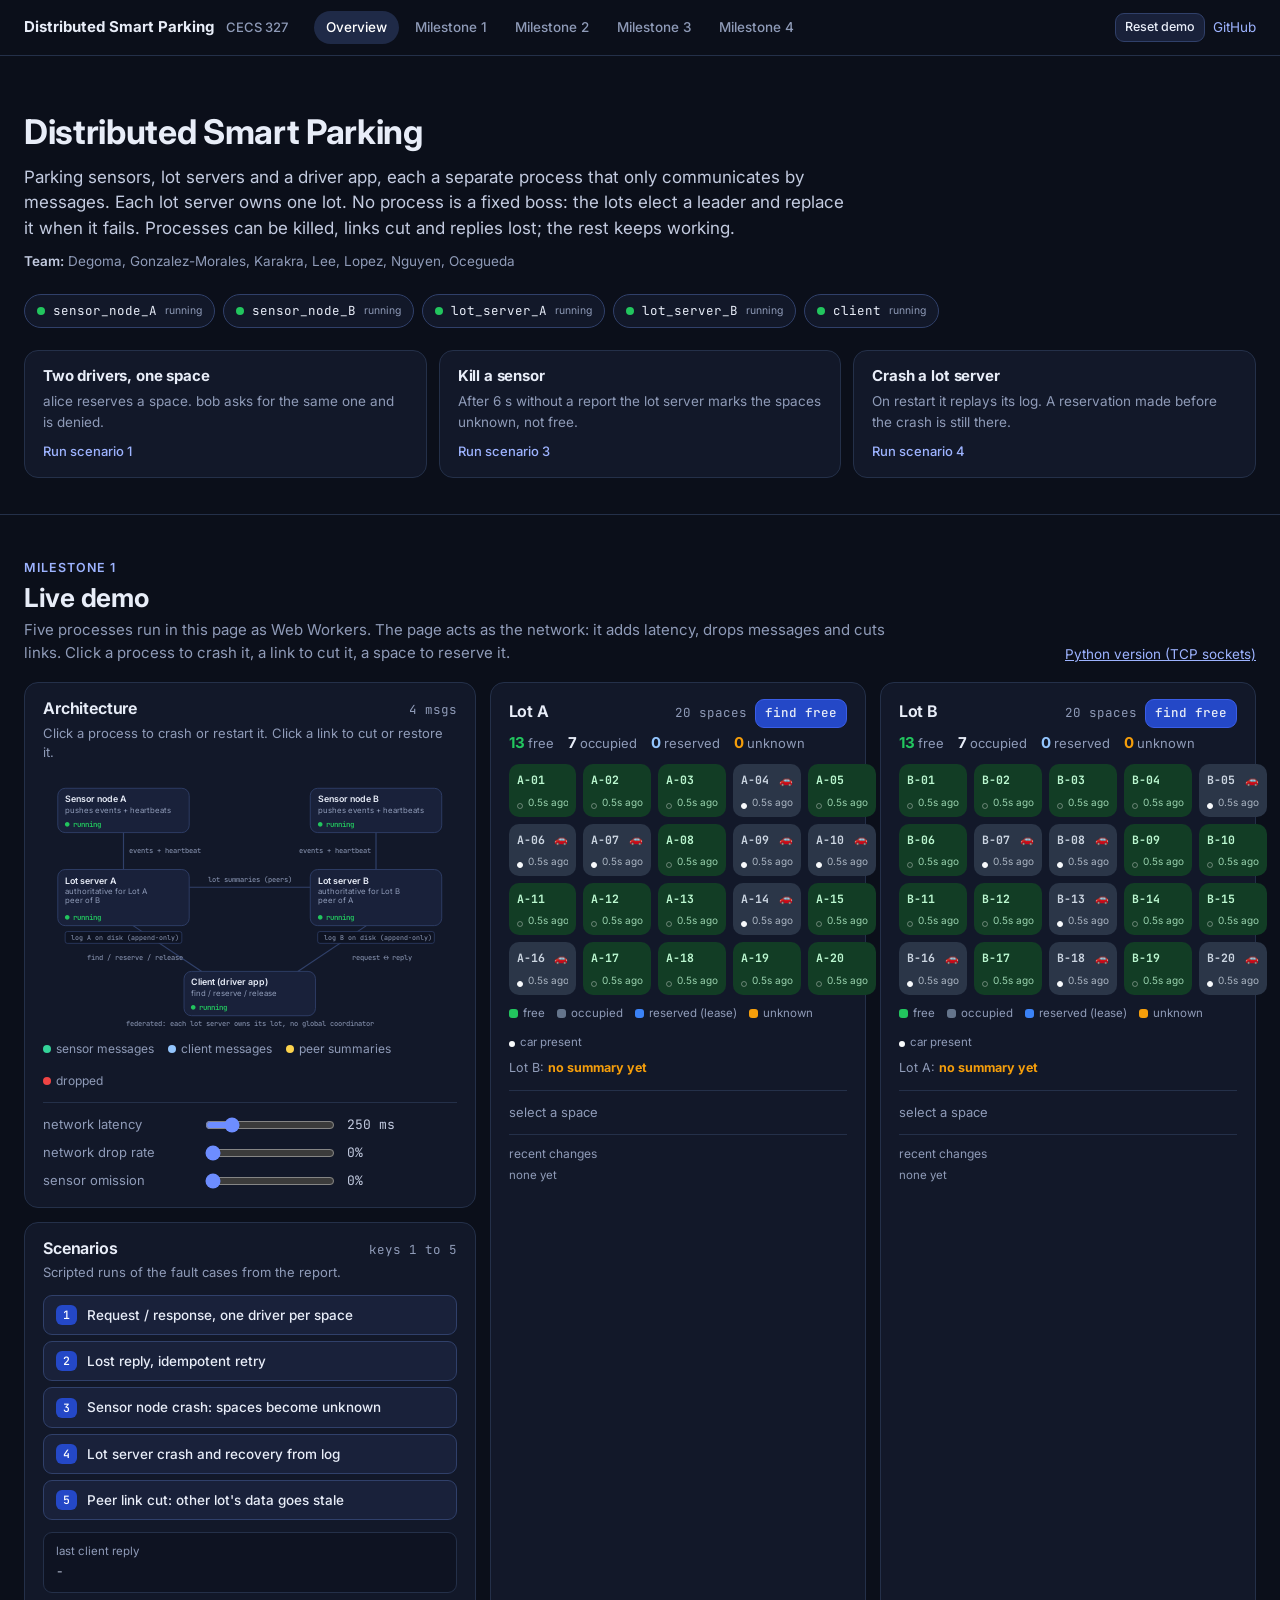
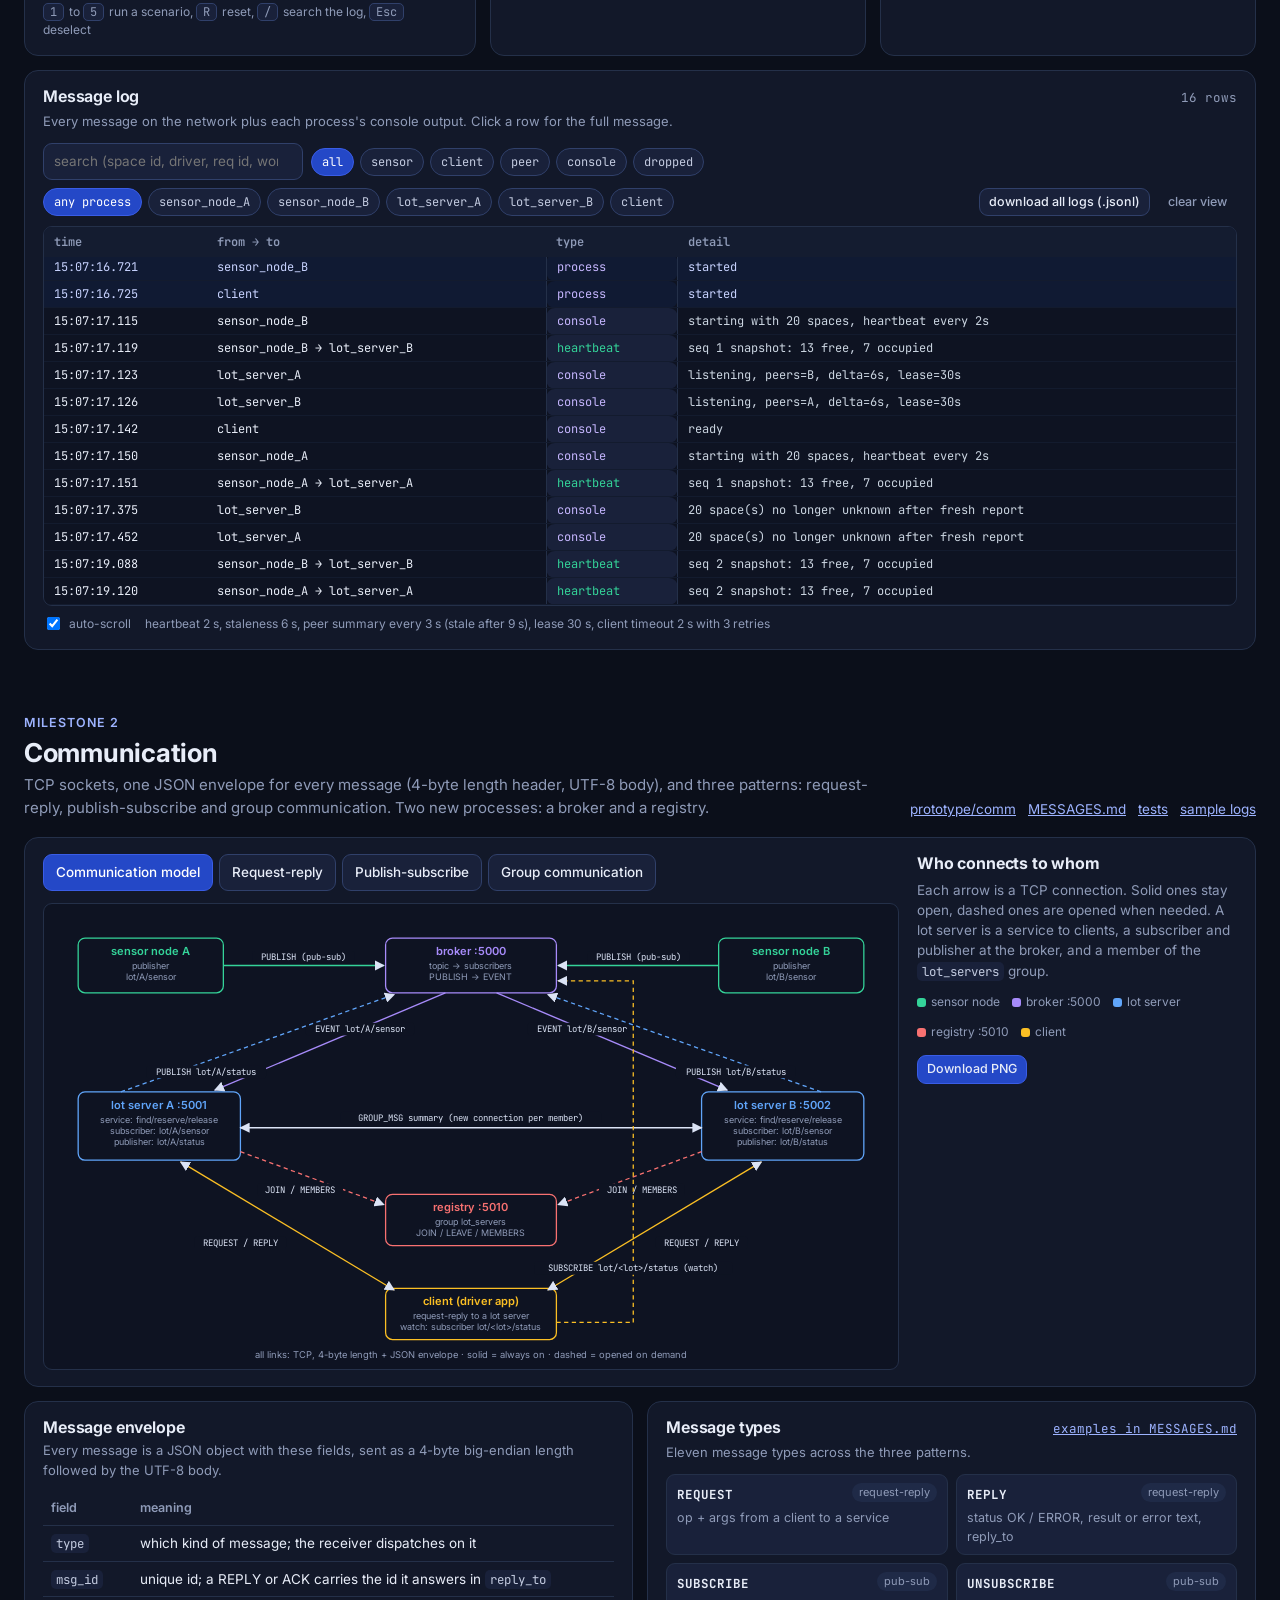
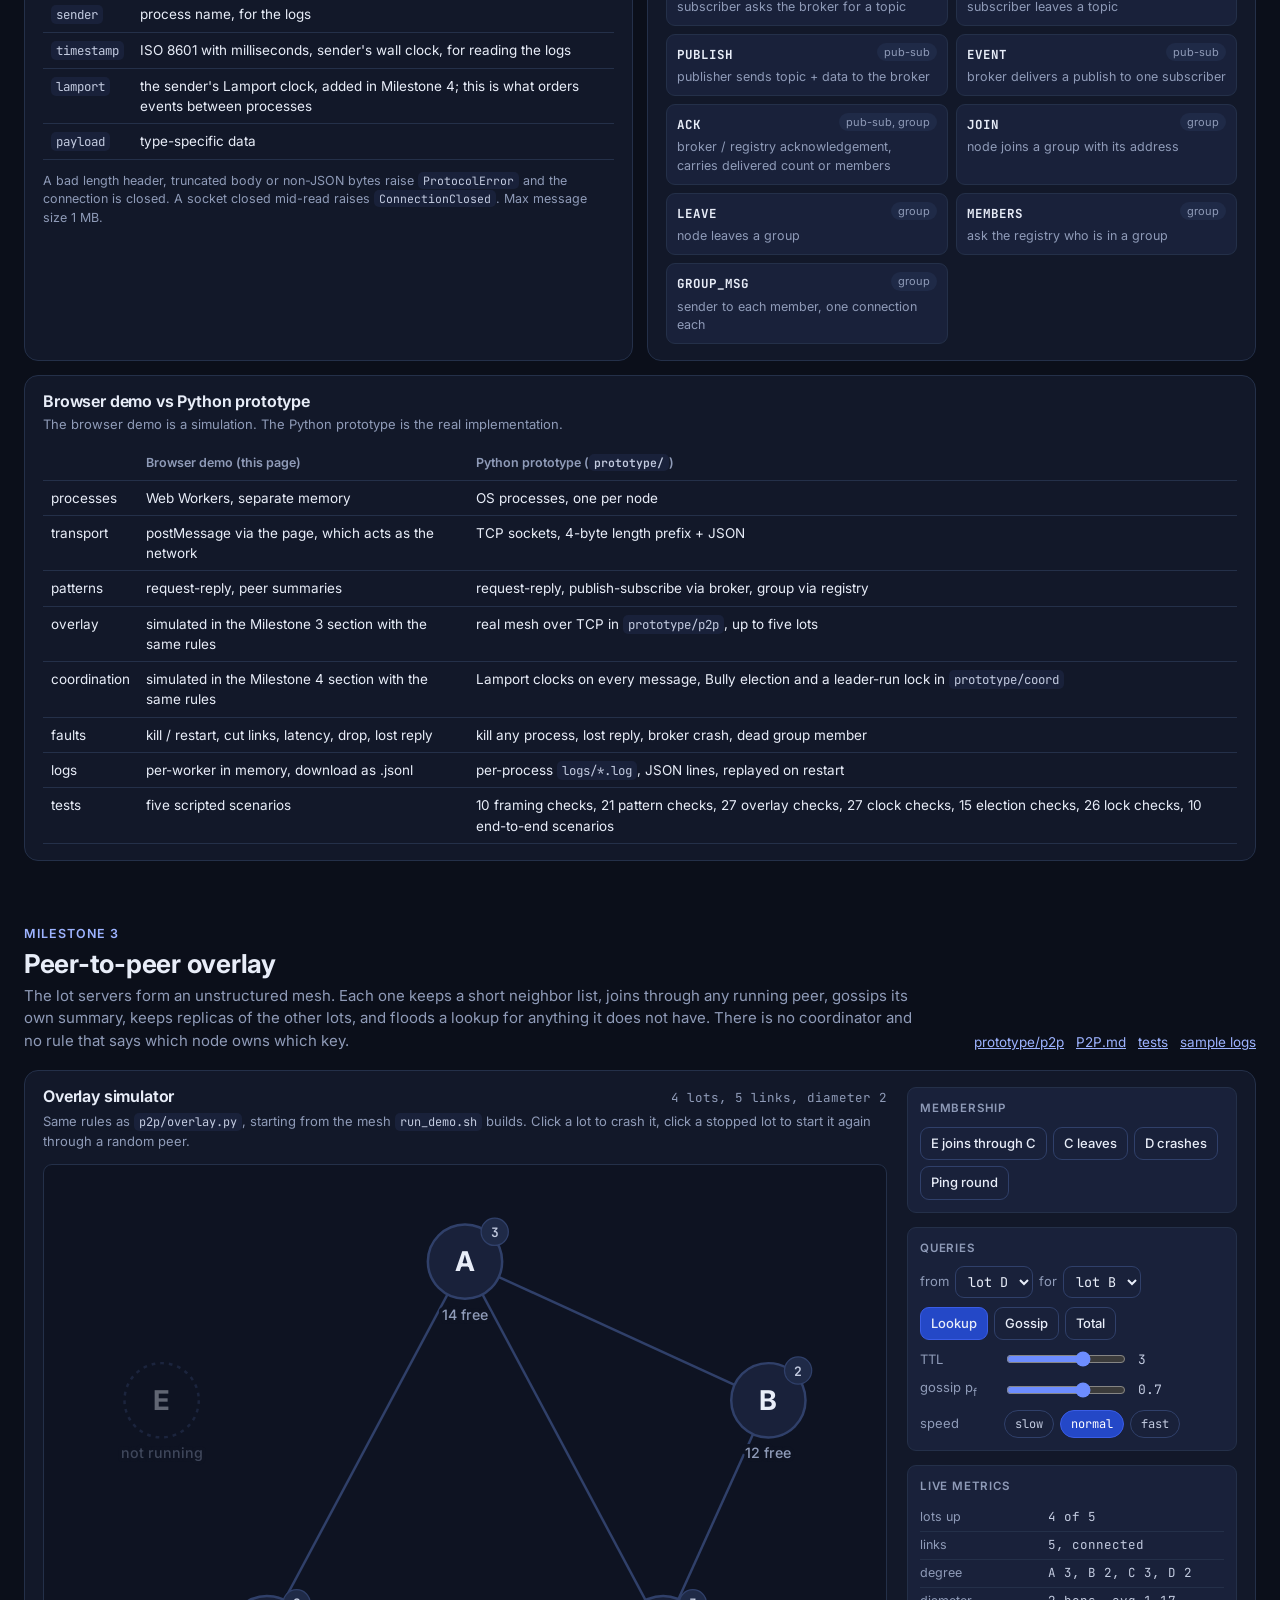
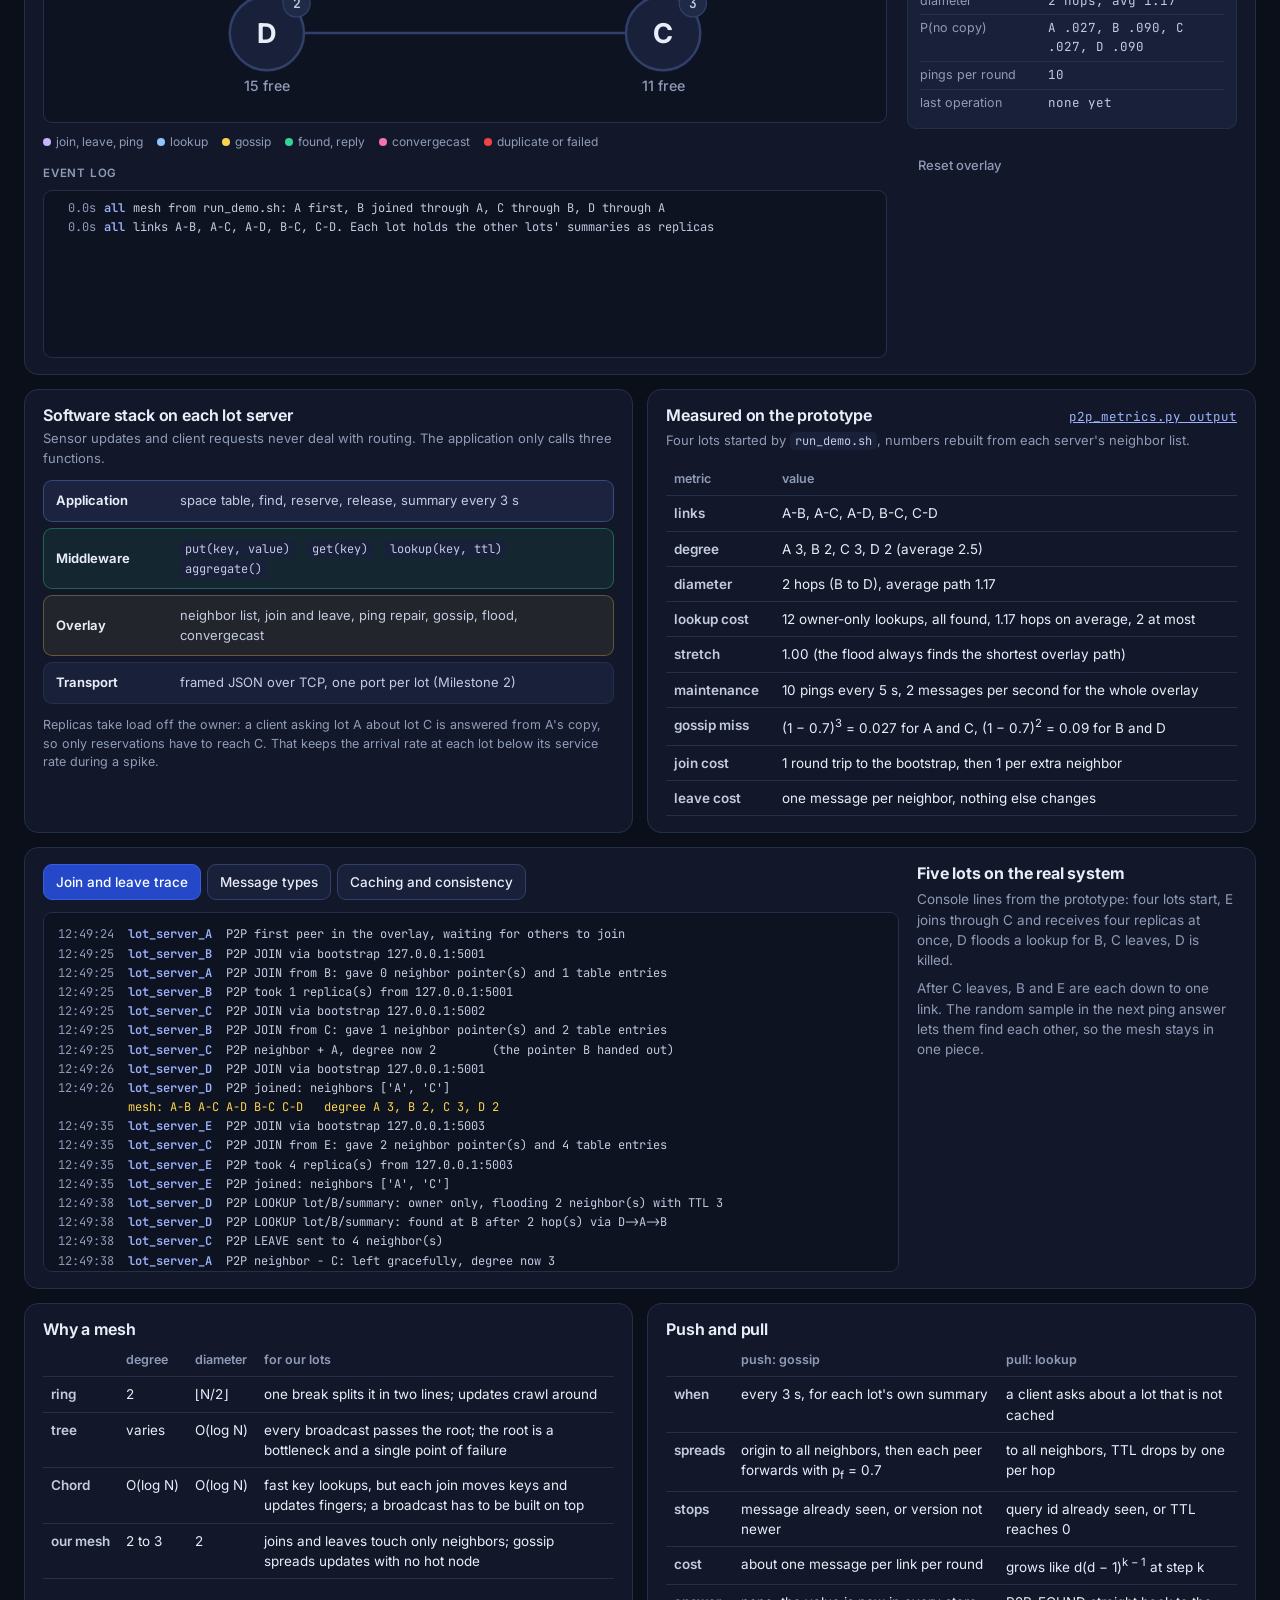
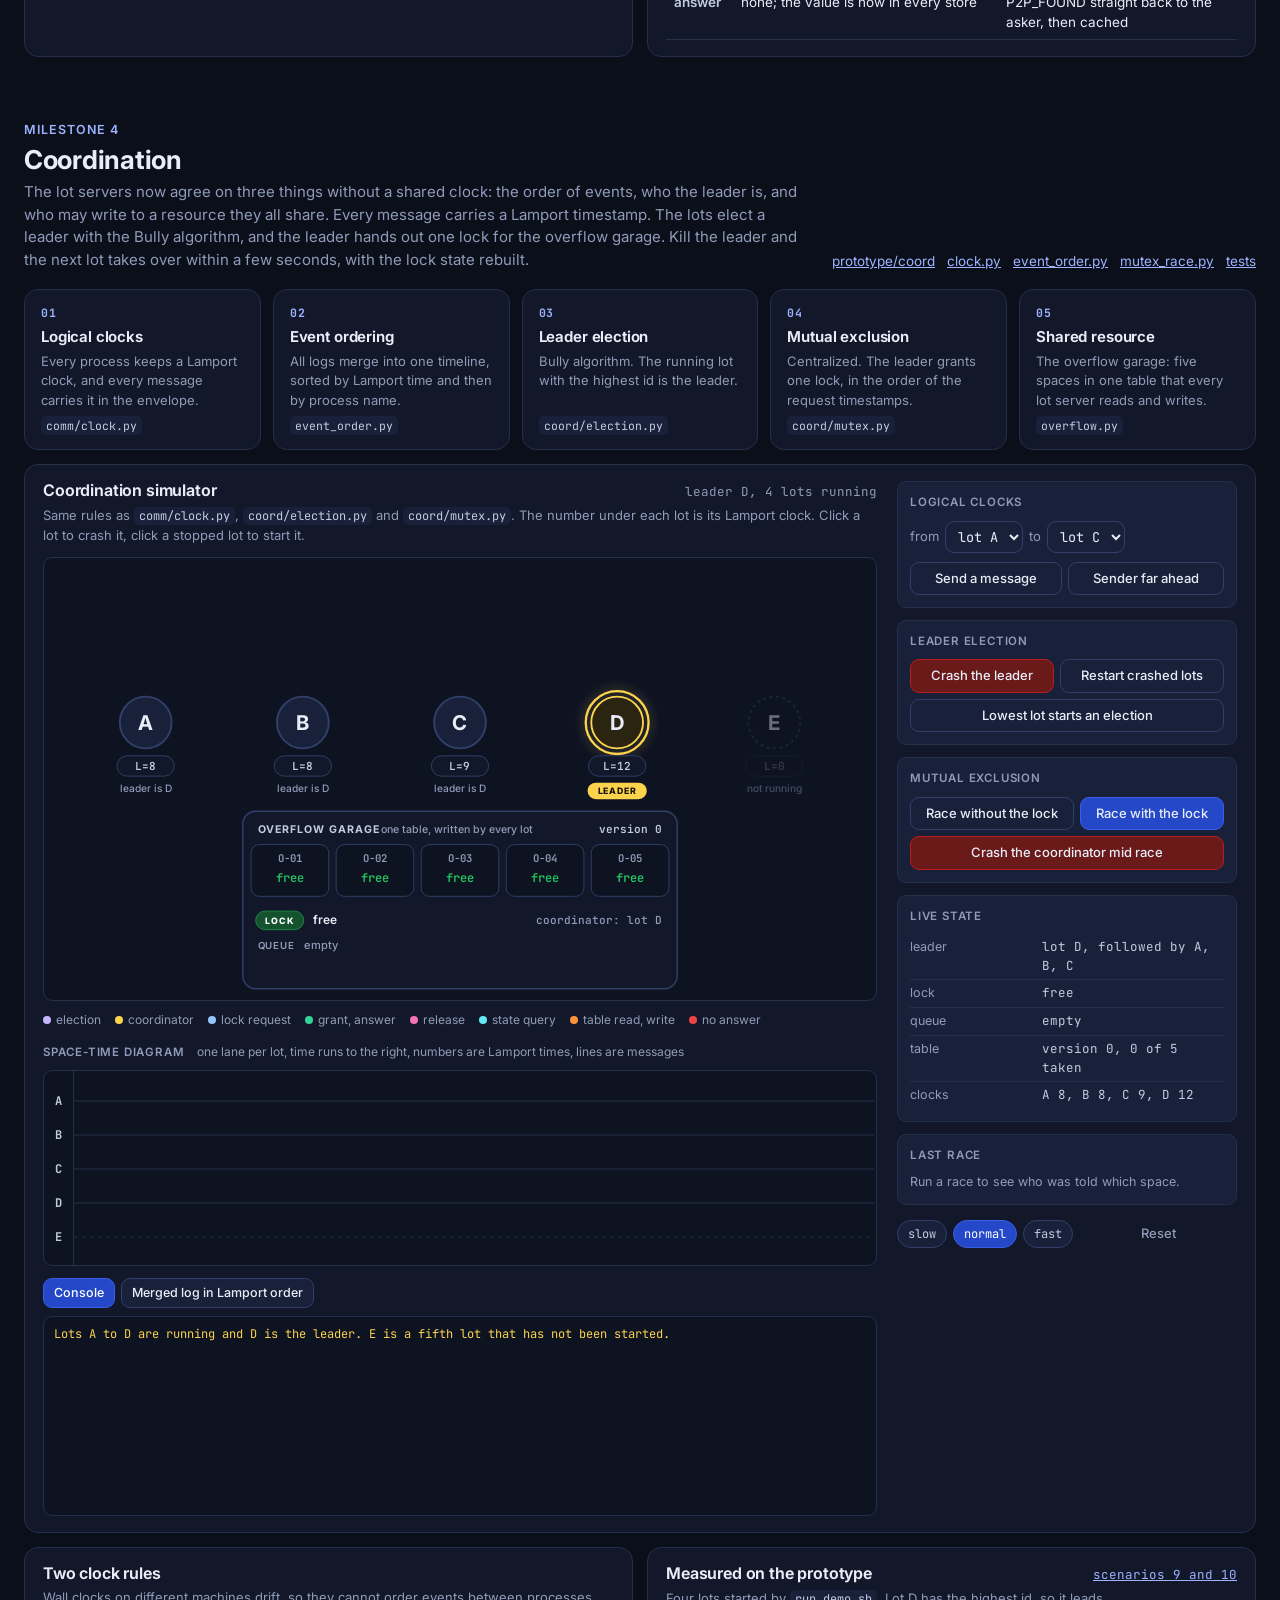
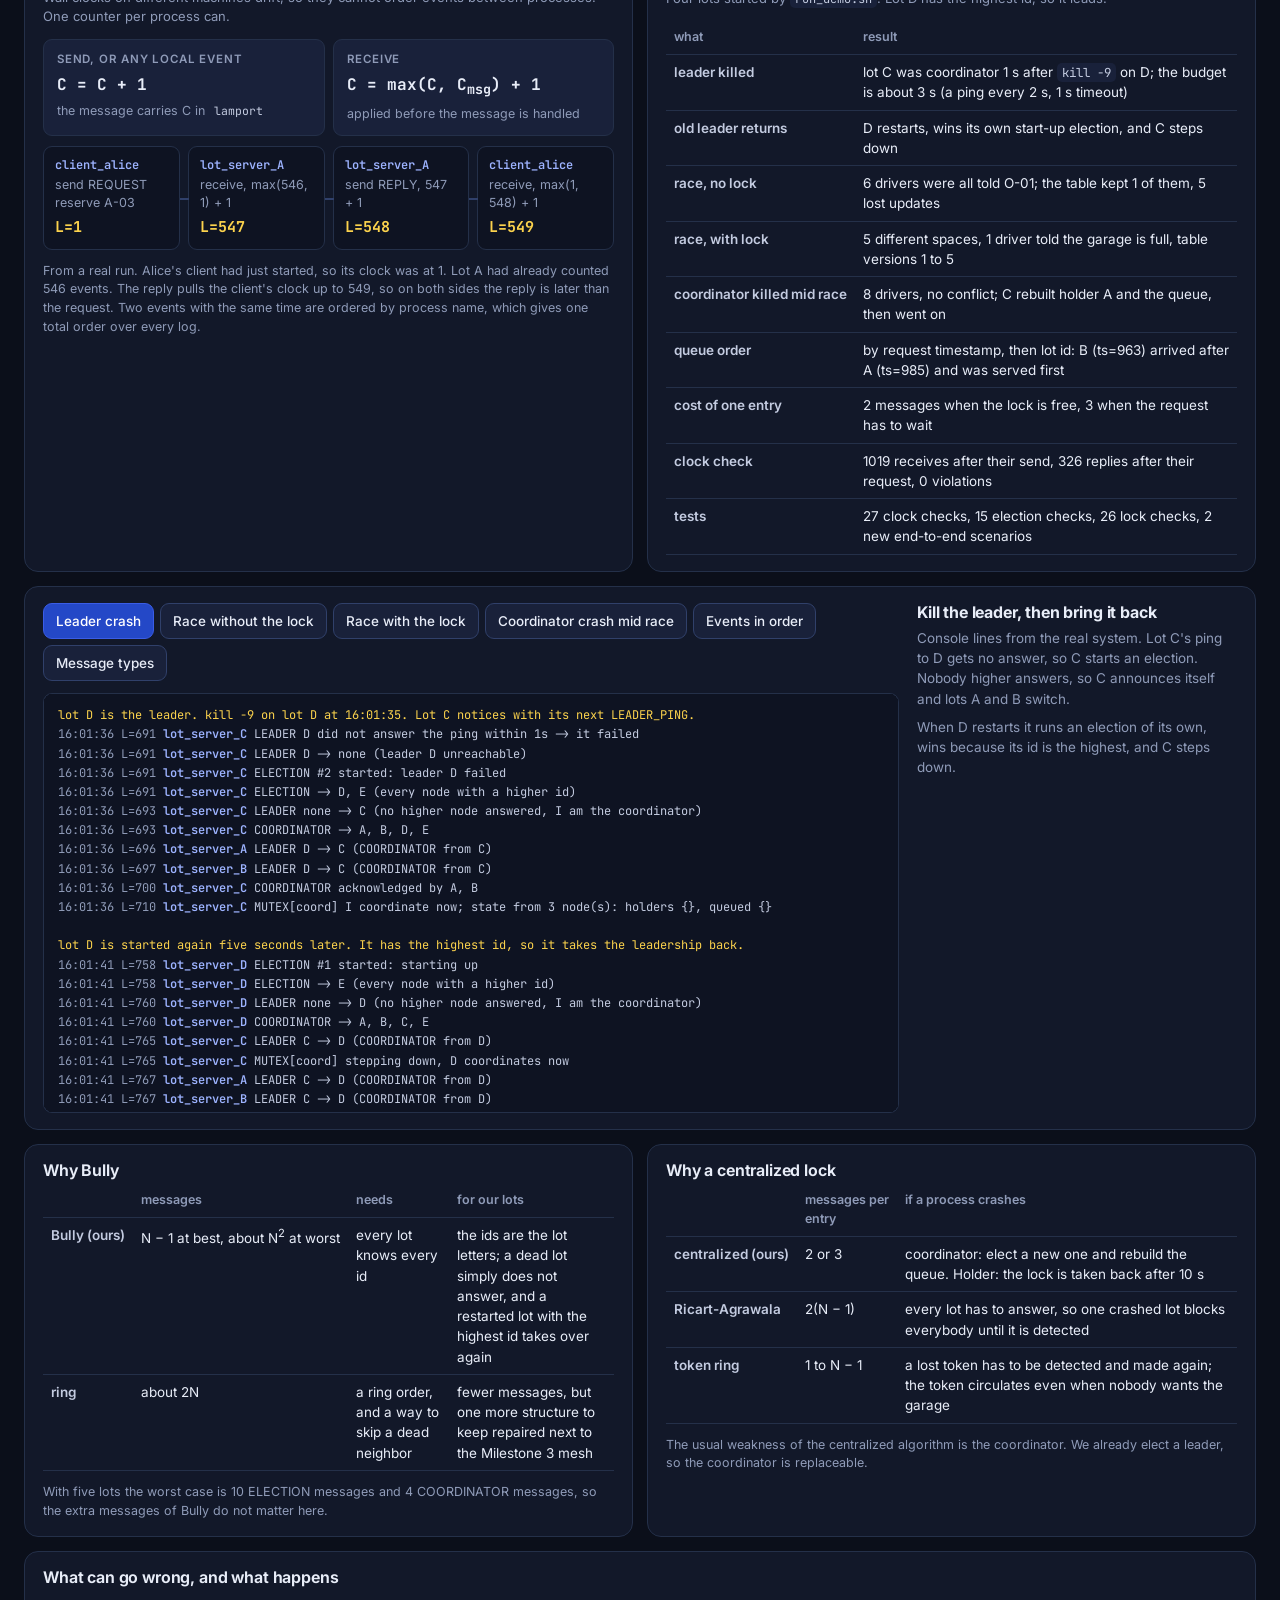
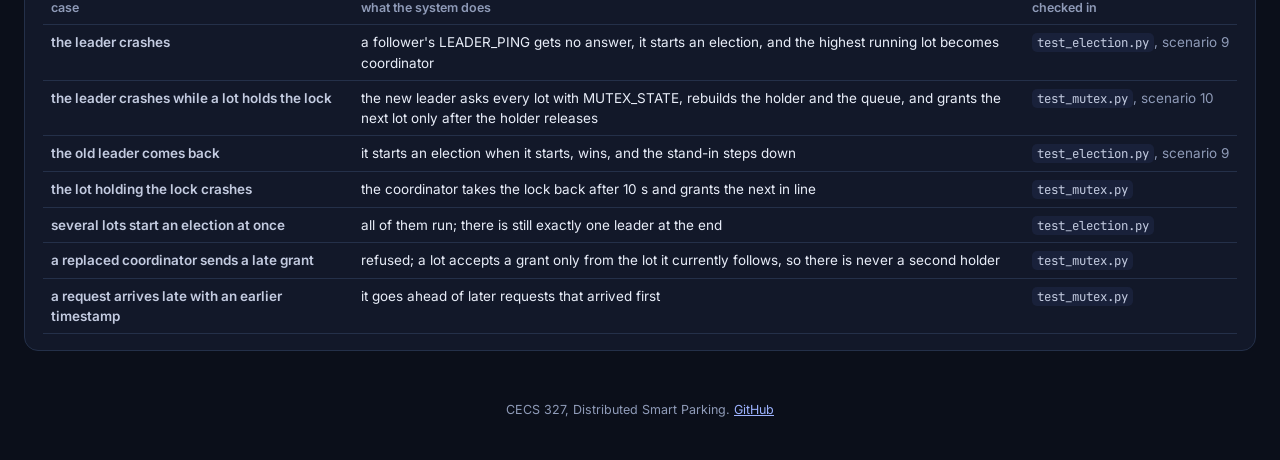
<file: web/index.html>
<!DOCTYPE html>
<html lang="en">
<head>
  <meta charset="utf-8">
  <meta name="viewport" content="width=device-width, initial-scale=1">
  <title>Distributed Smart Parking, CECS 327</title>
  <meta name="description" content="Distributed Smart Parking, CECS 327: Milestone 1 live demo (sensor nodes, lot servers, client as separate processes) Milestone 2 communication layer (TCP sockets, JSON envelope, request-reply, pub-sub, group communication) Milestone 3 peer-to-peer overlay (join, leave, gossip, flood lookup, replicas) and Milestone 4 coordination (Lamport clocks, Bully leader election, mutual exclusion on a shared overflow garage).">
  <link rel="preconnect" href="https://fonts.googleapis.com">
  <link rel="preconnect" href="https://fonts.gstatic.com" crossorigin>
  <link href="https://fonts.googleapis.com/css2?family=Inter:wght@400;500;600;700;800&family=JetBrains+Mono:wght@400;600;700&display=swap" rel="stylesheet">
  <link rel="stylesheet" href="style.css">
</head>
<body>

<header class="top">
  <div class="brand">Distributed Smart Parking <span>CECS 327</span></div>
  <nav class="tabs" id="tabs">
    <a href="#overview">Overview</a>
    <a href="#milestone-1">Milestone 1</a>
    <a href="#milestone-2">Milestone 2</a>
    <a href="#milestone-3">Milestone 3</a>
    <a href="#milestone-4">Milestone 4</a>
  </nav>
  <div class="top-actions">
    <button class="sm" id="btnReset" title="Restart every process, clear reservations and the log (R)">Reset demo</button>
    <a href="https://github.com/forgehk/cecs327-smart-parking">GitHub</a>
  </div>
</header>

<!-- ====================== Overview ====================== -->
<section id="overview" class="hero">
  <div class="wrap">
    <h1>Distributed Smart Parking</h1>
    <p class="lede">
      Parking sensors, lot servers and a driver app, each a separate process that only communicates by messages.
      Each lot server owns one lot. No process is a fixed boss: the lots elect a leader and replace it when it fails. Processes can be killed, links cut and replies lost; the rest keeps working.
    </p>
    <p class="team"><b>Team:</b> Degoma, Gonzalez-Morales, Karakra, Lee, Lopez, Nguyen, Ocegueda</p>

    <div class="procstrip" id="procstrip"></div>

    <div class="try" id="try">
      <div class="card" data-scen="1">
        <h3>Two drivers, one space</h3>
        <p>alice reserves a space. bob asks for the same one and is denied.</p>
        <div class="go">Run scenario 1</div>
      </div>
      <div class="card" data-scen="3">
        <h3>Kill a sensor</h3>
        <p>After 6 s without a report the lot server marks the spaces unknown, not free.</p>
        <div class="go">Run scenario 3</div>
      </div>
      <div class="card" data-scen="4">
        <h3>Crash a lot server</h3>
        <p>On restart it replays its log. A reservation made before the crash is still there.</p>
        <div class="go">Run scenario 4</div>
      </div>
    </div>
  </div>
</section>

<!-- ====================== Milestone 1 ====================== -->
<section id="milestone-1" class="ms">
  <div class="wrap">
    <div class="ms-head">
      <div>
        <div class="kicker">Milestone 1</div>
        <h2>Live demo</h2>
        <p>Five processes run in this page as Web Workers. The page acts as the network: it adds latency, drops messages and cuts links. Click a process to crash it, a link to cut it, a space to reserve it.</p>
      </div>
      <div class="links"><a href="https://github.com/forgehk/cecs327-smart-parking/tree/main/prototype">Python version (TCP sockets)</a></div>
    </div>

    <div class="grid-m1">

      <div class="card area-arch">
        <div class="card-head"><h3>Architecture</h3><span class="r" id="msgcount">0 msgs</span></div>
        <div class="card-sub">Click a process to crash or restart it. Click a link to cut or restore it.</div>
        <svg id="diagram" viewBox="0 0 560 345" role="img"
             aria-label="Two sensor nodes push to two lot servers, which exchange summaries as peers; the client talks to either lot server."></svg>
        <div class="net-legend">
          <span><i style="background:var(--sensor)"></i>sensor messages</span>
          <span><i style="background:var(--client)"></i>client messages</span>
          <span><i style="background:var(--peer)"></i>peer summaries</span>
          <span><i style="background:var(--err)"></i>dropped</span>
        </div>
        <div class="sliders">
          <div class="sl"><label for="latency">network latency</label><input type="range" id="latency" min="0" max="1500" step="50" value="250"><span class="v" id="latencyv">250 ms</span></div>
          <div class="sl"><label for="drop">network drop rate</label><input type="range" id="drop" min="0" max="0.6" step="0.05" value="0"><span class="v" id="dropv">0%</span></div>
          <div class="sl"><label for="omit">sensor omission</label><input type="range" id="omit" min="0" max="0.8" step="0.1" value="0"><span class="v" id="omitv">0%</span></div>
        </div>
      </div>

      <div class="card area-lotA" id="lotA"></div>
      <div class="card area-lotB" id="lotB"></div>

      <div class="card area-scen">
        <div class="card-head"><h3>Scenarios</h3><span class="r">keys 1 to 5</span></div>
        <div class="card-sub">Scripted runs of the fault cases from the report.</div>
        <div class="scen-list" id="scen"></div>
        <div class="runner" id="runner" hidden>
          <div class="runner-head"><span>Running <b id="runnerTitle"></b></span><button class="sm" id="btnStop">Stop</button></div>
          <div class="steps" id="steps"></div>
        </div>
        <div class="reply" id="reply"><span class="lbl">last client reply</span>-</div>
        <div class="keys"><kbd>1</kbd> to <kbd>5</kbd> run a scenario, <kbd>R</kbd> reset, <kbd>/</kbd> search the log, <kbd>Esc</kbd> deselect</div>
      </div>

      <div class="card area-log">
        <div class="card-head"><h3>Message log</h3><span class="r"><span id="logcount">0 rows</span></span></div>
        <div class="card-sub">Every message on the network plus each process's console output. Click a row for the full message.</div>
        <div class="log-tools">
          <input type="search" id="logq" placeholder="search (space id, driver, req id, word)…">
          <div class="chips" id="chips"></div>
          <div class="chips" id="pchips"></div>
          <span class="spacer"></span>
          <button class="sm" id="btnDownload">download all logs (.jsonl)</button>
          <button class="sm ghost" id="btnClear">clear view</button>
        </div>
        <div class="logwrap" id="logwrap">
          <table class="log">
            <thead><tr><th>time</th><th>from → to</th><th>type</th><th>detail</th></tr></thead>
            <tbody id="log"></tbody>
          </table>
        </div>
        <div class="log-foot">
          <label><input type="checkbox" id="autoscroll" checked> auto-scroll</label>
          <span>heartbeat 2 s, staleness 6 s, peer summary every 3 s (stale after 9 s), lease 30 s, client timeout 2 s with 3 retries</span>
        </div>
      </div>

    </div>
  </div>
</section>

<!-- ====================== Milestone 2 ====================== -->
<section id="milestone-2" class="ms">
  <div class="wrap">
    <div class="ms-head">
      <div>
        <div class="kicker">Milestone 2</div>
        <h2>Communication</h2>
        <p>TCP sockets, one JSON envelope for every message (4-byte length header, UTF-8 body), and three patterns: request-reply, publish-subscribe and group communication. Two new processes: a broker and a registry.</p>
      </div>
      <div class="links">
        <a href="https://github.com/forgehk/cecs327-smart-parking/tree/main/prototype/comm">prototype/comm</a> &nbsp;
        <a href="https://github.com/forgehk/cecs327-smart-parking/blob/main/docs/MESSAGES.md">MESSAGES.md</a> &nbsp;
        <a href="https://github.com/forgehk/cecs327-smart-parking/tree/main/prototype/tests">tests</a> &nbsp;
        <a href="https://github.com/forgehk/cecs327-smart-parking/tree/main/docs/sample_logs_m2">sample logs</a>
      </div>
    </div>

    <div class="card viewer">
      <div class="viewer-main">
        <div class="vtabs" id="vtabs">
          <button data-v="model" class="on">Communication model</button>
          <button data-v="rr">Request-reply</button>
          <button data-v="ps">Publish-subscribe</button>
          <button data-v="grp">Group communication</button>
        </div>
        <div class="vpane on" data-v="model"><svg id="model" class="m2svg" viewBox="0 0 1000 545" role="img" aria-label="Communication model"></svg></div>
        <div class="vpane" data-v="rr"><svg id="rr" class="m2svg" viewBox="0 0 1000 520" role="img" aria-label="Request-reply sequence diagram"></svg></div>
        <div class="vpane" data-v="ps"><svg id="ps" class="m2svg" viewBox="0 0 1000 560" role="img" aria-label="Publish-subscribe sequence diagram"></svg></div>
        <div class="vpane" data-v="grp"><svg id="grp" class="m2svg" viewBox="0 0 1000 560" role="img" aria-label="Group communication sequence diagram"></svg></div>
      </div>
      <div class="viewer-side">
        <div class="vtext on" data-v="model">
          <h3>Who connects to whom</h3>
          <p>Each arrow is a TCP connection. Solid ones stay open, dashed ones are opened when needed. A lot server is a service to clients, a subscriber and publisher at the broker, and a member of the <code>lot_servers</code> group.</p>
          <div class="m2legend">
            <span><i style="background:#34d399"></i>sensor node</span>
            <span><i style="background:#a78bfa"></i>broker :5000</span>
            <span><i style="background:#60a5fa"></i>lot server</span>
            <span><i style="background:#f87171"></i>registry :5010</span>
            <span><i style="background:#fbbf24"></i>client</span>
          </div>
        </div>
        <div class="vtext" data-v="rr">
          <h3>One exchange per connection</h3>
          <p>Connect, REQUEST, REPLY, close. The REPLY carries the request's <code>msg_id</code> in <code>reply_to</code>. If nothing comes back in 2 s the client reconnects and sends the same REQUEST again. The service caches replies by <code>msg_id</code>, so the retry gets the cached reply and nothing runs twice.</p>
          <p style="margin-top:8px">Unknown op or bad args: <code>status: ERROR</code>. No reply after 3 tries: <code>ServiceUnavailable</code>, written to the log.</p>
        </div>
        <div class="vtext" data-v="ps">
          <h3>Broker in the middle</h3>
          <p>Subscribers keep one long-lived connection to the broker. A PUBLISH becomes one EVENT per subscriber, sent on that subscriber's connection and logged once per delivery. The publisher gets an ACK with the delivered count. A subscriber that cannot be reached is removed from the topic.</p>
          <p style="margin-top:8px">Limits: the broker is a single point of failure, and a slow subscriber delays the others.</p>
        </div>
        <div class="vtext" data-v="grp">
          <h3>Membership at the registry</h3>
          <p>Members JOIN a group at the registry. To send, a node asks for MEMBERS, then opens one connection per member and sends GROUP_MSG, one log line per target. An unreachable member is logged and skipped. The others still get the message.</p>
          <p style="margin-top:8px">No ordering or atomic delivery. Membership can change during a send. Future work: total ordering, acknowledgements, multicast.</p>
        </div>
        <div class="dl">
          <button class="primary sm" id="btnDl">Download PNG</button>
        </div>
      </div>
    </div>

    <div class="grid-m2">
      <div class="card">
        <div class="card-head"><h3>Message envelope</h3></div>
        <div class="card-sub">Every message is a JSON object with these fields, sent as a 4-byte big-endian length followed by the UTF-8 body.</div>
        <table class="plain">
          <tr><th>field</th><th>meaning</th></tr>
          <tr><td><code>type</code></td><td>which kind of message; the receiver dispatches on it</td></tr>
          <tr><td><code>msg_id</code></td><td>unique id; a REPLY or ACK carries the id it answers in <code>reply_to</code></td></tr>
          <tr><td><code>sender</code></td><td>process name, for the logs</td></tr>
          <tr><td><code>timestamp</code></td><td>ISO 8601 with milliseconds, sender's wall clock, for reading the logs</td></tr>
          <tr><td><code>lamport</code></td><td>the sender's Lamport clock, added in Milestone 4; this is what orders events between processes</td></tr>
          <tr><td><code>payload</code></td><td>type-specific data</td></tr>
        </table>
        <div class="card-foot">A bad length header, truncated body or non-JSON bytes raise <code>ProtocolError</code> and the connection is closed. A socket closed mid-read raises <code>ConnectionClosed</code>. Max message size 1 MB.</div>
      </div>
      <div class="card">
        <div class="card-head"><h3>Message types</h3><span class="r"><a href="https://github.com/forgehk/cecs327-smart-parking/blob/main/docs/MESSAGES.md">examples in MESSAGES.md</a></span></div>
        <div class="card-sub">Eleven message types across the three patterns.</div>
        <div class="types">
          <div class="type"><b>REQUEST</b><span class="pat">request-reply</span><p>op + args from a client to a service</p></div>
          <div class="type"><b>REPLY</b><span class="pat">request-reply</span><p>status OK / ERROR, result or error text, reply_to</p></div>
          <div class="type"><b>SUBSCRIBE</b><span class="pat">pub-sub</span><p>subscriber asks the broker for a topic</p></div>
          <div class="type"><b>UNSUBSCRIBE</b><span class="pat">pub-sub</span><p>subscriber leaves a topic</p></div>
          <div class="type"><b>PUBLISH</b><span class="pat">pub-sub</span><p>publisher sends topic + data to the broker</p></div>
          <div class="type"><b>EVENT</b><span class="pat">pub-sub</span><p>broker delivers a publish to one subscriber</p></div>
          <div class="type"><b>ACK</b><span class="pat">pub-sub, group</span><p>broker / registry acknowledgement, carries delivered count or members</p></div>
          <div class="type"><b>JOIN</b><span class="pat">group</span><p>node joins a group with its address</p></div>
          <div class="type"><b>LEAVE</b><span class="pat">group</span><p>node leaves a group</p></div>
          <div class="type"><b>MEMBERS</b><span class="pat">group</span><p>ask the registry who is in a group</p></div>
          <div class="type"><b>GROUP_MSG</b><span class="pat">group</span><p>sender to each member, one connection each</p></div>
        </div>
      </div>
    </div>

    <div class="card" style="margin-top:14px">
      <div class="card-head"><h3>Browser demo vs Python prototype</h3></div>
      <div class="card-sub">The browser demo is a simulation. The Python prototype is the real implementation.</div>
      <table class="plain">
        <tr><th></th><th>Browser demo (this page)</th><th>Python prototype (<code>prototype/</code>)</th></tr>
        <tr><td>processes</td><td>Web Workers, separate memory</td><td>OS processes, one per node</td></tr>
        <tr><td>transport</td><td>postMessage via the page, which acts as the network</td><td>TCP sockets, 4-byte length prefix + JSON</td></tr>
        <tr><td>patterns</td><td>request-reply, peer summaries</td><td>request-reply, publish-subscribe via broker, group via registry</td></tr>
        <tr><td>overlay</td><td>simulated in the Milestone 3 section with the same rules</td><td>real mesh over TCP in <code>prototype/p2p</code>, up to five lots</td></tr>
        <tr><td>coordination</td><td>simulated in the Milestone 4 section with the same rules</td><td>Lamport clocks on every message, Bully election and a leader-run lock in <code>prototype/coord</code></td></tr>
        <tr><td>faults</td><td>kill / restart, cut links, latency, drop, lost reply</td><td>kill any process, lost reply, broker crash, dead group member</td></tr>
        <tr><td>logs</td><td>per-worker in memory, download as .jsonl</td><td>per-process <code>logs/*.log</code>, JSON lines, replayed on restart</td></tr>
        <tr><td>tests</td><td>five scripted scenarios</td><td>10 framing checks, 21 pattern checks, 27 overlay checks, 27 clock checks, 15 election checks, 26 lock checks, 10 end-to-end scenarios</td></tr>
      </table>
    </div>
  </div>
</section>

<!-- ====================== Milestone 3 ====================== -->
<section id="milestone-3" class="ms">
  <div class="wrap">
    <div class="ms-head">
      <div>
        <div class="kicker">Milestone 3</div>
        <h2>Peer-to-peer overlay</h2>
        <p>The lot servers form an unstructured mesh. Each one keeps a short neighbor list, joins through any running peer, gossips its own summary, keeps replicas of the other lots, and floods a lookup for anything it does not have. There is no coordinator and no rule that says which node owns which key.</p>
      </div>
      <div class="links">
        <a href="https://github.com/forgehk/cecs327-smart-parking/tree/main/prototype/p2p">prototype/p2p</a> &nbsp;
        <a href="https://github.com/forgehk/cecs327-smart-parking/blob/main/docs/P2P.md">P2P.md</a> &nbsp;
        <a href="https://github.com/forgehk/cecs327-smart-parking/blob/main/prototype/tests/test_p2p.py">tests</a> &nbsp;
        <a href="https://github.com/forgehk/cecs327-smart-parking/tree/main/docs/sample_logs_m3">sample logs</a>
      </div>
    </div>

    <div class="card m3sim">
      <div class="m3-main">
        <div class="card-head"><h3>Overlay simulator</h3><span class="r" id="m3state">4 lots, 5 links</span></div>
        <div class="card-sub">Same rules as <code>p2p/overlay.py</code>, starting from the mesh <code>run_demo.sh</code> builds. Click a lot to crash it, click a stopped lot to start it again through a random peer.</div>
        <svg id="overlay" viewBox="0 0 680 450" role="img" aria-label="Overlay of lot servers A to E"></svg>
        <div class="m3legend">
          <span><i style="background:#c4b5fd"></i>join, leave, ping</span>
          <span><i style="background:#93c5fd"></i>lookup</span>
          <span><i style="background:#fcd34d"></i>gossip</span>
          <span><i style="background:#34d399"></i>found, reply</span>
          <span><i style="background:#f472b6"></i>convergecast</span>
          <span><i style="background:#ef4444"></i>duplicate or failed</span>
        </div>
      </div>
      <div class="m3-side">
        <div class="m3group">
          <div class="m3label">Membership</div>
          <div class="m3row">
            <button data-m3="join">E joins through C</button>
            <button data-m3="leave">C leaves</button>
            <button data-m3="crash">D crashes</button>
            <button data-m3="ping">Ping round</button>
          </div>
        </div>
        <div class="m3group">
          <div class="m3label">Queries</div>
          <div class="m3row">
            <label class="m3sel">from <select id="m3from"></select></label>
            <label class="m3sel">for <select id="m3for"></select></label>
          </div>
          <div class="m3row">
            <button class="primary" data-m3="lookup">Lookup</button>
            <button data-m3="gossip">Gossip</button>
            <button data-m3="total">Total</button>
          </div>
          <div class="sl"><label for="m3ttl">TTL</label><input type="range" id="m3ttl" min="1" max="4" step="1" value="3"><span class="v" id="m3ttlv">3</span></div>
          <div class="sl"><label for="m3pf">gossip p<sub>f</sub></label><input type="range" id="m3pf" min="0.1" max="1" step="0.1" value="0.7"><span class="v" id="m3pfv">0.7</span></div>
          <div class="sl"><label>speed</label><span class="chips" id="m3speed"><span class="chip" data-s="0.5">slow</span><span class="chip on" data-s="1">normal</span><span class="chip" data-s="2">fast</span></span></div>
        </div>
        <div class="m3group">
          <div class="m3label">Live metrics</div>
          <table class="m3metrics" id="m3metrics"></table>
        </div>
        <div class="m3row" style="margin-top:6px"><button class="ghost sm" data-m3="reset">Reset overlay</button></div>
      </div>
      <div class="m3-log">
        <div class="m3label">Event log</div>
        <div class="olog" id="m3log"></div>
      </div>
    </div>

    <div class="grid-m2">
      <div class="card">
        <div class="card-head"><h3>Software stack on each lot server</h3></div>
        <div class="card-sub">Sensor updates and client requests never deal with routing. The application only calls three functions.</div>
        <div class="stack">
          <div class="layer l1"><b>Application</b><span>space table, find, reserve, release, summary every 3 s</span></div>
          <div class="layer l2"><b>Middleware</b><span><code>put(key, value)</code> &nbsp; <code>get(key)</code> &nbsp; <code>lookup(key, ttl)</code> &nbsp; <code>aggregate()</code></span></div>
          <div class="layer l3"><b>Overlay</b><span>neighbor list, join and leave, ping repair, gossip, flood, convergecast</span></div>
          <div class="layer l4"><b>Transport</b><span>framed JSON over TCP, one port per lot (Milestone 2)</span></div>
        </div>
        <div class="card-foot">Replicas take load off the owner: a client asking lot A about lot C is answered from A's copy, so only reservations have to reach C. That keeps the arrival rate at each lot below its service rate during a spike.</div>
      </div>
      <div class="card">
        <div class="card-head"><h3>Measured on the prototype</h3><span class="r"><a href="https://github.com/forgehk/cecs327-smart-parking/blob/main/docs/sample_logs_m3/p2p_metrics_four_lots.txt">p2p_metrics.py output</a></span></div>
        <div class="card-sub">Four lots started by <code>run_demo.sh</code>, numbers rebuilt from each server's neighbor list.</div>
        <table class="plain">
          <tr><th>metric</th><th>value</th></tr>
          <tr><td>links</td><td>A-B, A-C, A-D, B-C, C-D</td></tr>
          <tr><td>degree</td><td>A 3, B 2, C 3, D 2 (average 2.5)</td></tr>
          <tr><td>diameter</td><td>2 hops (B to D), average path 1.17</td></tr>
          <tr><td>lookup cost</td><td>12 owner-only lookups, all found, 1.17 hops on average, 2 at most</td></tr>
          <tr><td>stretch</td><td>1.00 (the flood always finds the shortest overlay path)</td></tr>
          <tr><td>maintenance</td><td>10 pings every 5 s, 2 messages per second for the whole overlay</td></tr>
          <tr><td>gossip miss</td><td>(1 &minus; 0.7)<sup>3</sup> = 0.027 for A and C, (1 &minus; 0.7)<sup>2</sup> = 0.09 for B and D</td></tr>
          <tr><td>join cost</td><td>1 round trip to the bootstrap, then 1 per extra neighbor</td></tr>
          <tr><td>leave cost</td><td>one message per neighbor, nothing else changes</td></tr>
        </table>
      </div>
    </div>

    <div class="card viewer" style="margin-top:14px">
      <div class="viewer-main">
        <div class="vtabs" id="m3tabs">
          <button data-v="trace" class="on">Join and leave trace</button>
          <button data-v="msgs">Message types</button>
          <button data-v="cons">Caching and consistency</button>
        </div>
        <div class="vpane3 on" data-v="trace"><pre class="trace" id="m3trace"></pre></div>
        <div class="vpane3" data-v="msgs">
          <div class="types">
            <div class="type"><b>P2P_JOIN</b><span class="pat">membership</span><p>newcomer to one bootstrap peer; ACK carries neighbor pointers and the whole table</p></div>
            <div class="type"><b>P2P_NEIGHBOR</b><span class="pat">membership</span><p>ask a peer to link; ACK carries its table</p></div>
            <div class="type"><b>P2P_LEAVE</b><span class="pat">membership</span><p>sent to each neighbor on a graceful exit</p></div>
            <div class="type"><b>P2P_PING</b><span class="pat">maintenance</span><p>every 5 s; ACK carries a neighbor sample and the table</p></div>
            <div class="type"><b>P2P_GOSSIP</b><span class="pat">push</span><p>key, value, version, origin, path; forwarded with p<sub>f</sub></p></div>
            <div class="type"><b>P2P_LOOKUP</b><span class="pat">pull</span><p>qid, key, TTL, asker, path; duplicates dropped by qid</p></div>
            <div class="type"><b>P2P_FOUND</b><span class="pat">pull</span><p>sent straight back to the asker with hops and path</p></div>
            <div class="type"><b>P2P_AGG</b><span class="pat">convergecast</span><p>flooded from the root; first sender becomes the parent</p></div>
            <div class="type"><b>P2P_AGG_REPLY</b><span class="pat">convergecast</span><p>partial free and total counts, sent up to the parent</p></div>
          </div>
        </div>
        <div class="vpane3" data-v="cons">
          <div class="qa">
            <div><h4>How long is a cached count valid?</h4><p>Every replica records when it was stored. <code>find</code> reports its age and flags it stale after 12 s, four missed gossip rounds. Clients see an old number labelled as old.</p></div>
            <div><h4>When do updates become visible?</h4><p>Neighbors see a put within one message. Everyone else in the same round with probability 1 &minus; (1 &minus; p<sub>f</sub>)<sup>n</sup>, otherwise within the next round (3 s) or the next ping (5 s), whose answer carries the full table.</p></div>
            <div><h4>How are competing updates handled?</h4><p>Only the owning lot writes its key, and every write carries a version. A replica keeps a value only if its version is higher. Late or duplicated rumors cannot roll it back. Reservations always go to the owner.</p></div>
          </div>
        </div>
      </div>
      <div class="viewer-side">
        <div class="vtext3 on" data-v="trace">
          <h3>Five lots on the real system</h3>
          <p>Console lines from the prototype: four lots start, E joins through C and receives four replicas at once, D floods a lookup for B, C leaves, D is killed.</p>
          <p style="margin-top:8px">After C leaves, B and E are each down to one link. The random sample in the next ping answer lets them find each other, so the mesh stays in one piece.</p>
        </div>
        <div class="vtext3" data-v="msgs">
          <h3>Nine new message types</h3>
          <p>All of them use the Milestone 2 envelope and arrive on the lot server's normal port. JOIN, NEIGHBOR and PING are answered with an ACK on the same connection. The rest are one way.</p>
        </div>
        <div class="vtext3" data-v="cons">
          <h3>Every lot is a cache</h3>
          <p>Each server holds the other lots' summaries, so it answers questions about them without asking. The system is eventually consistent: there is no moment when every lot agrees exactly, but each copy says how old it is.</p>
        </div>
      </div>
    </div>

    <div class="grid-m2">
      <div class="card">
        <div class="card-head"><h3>Why a mesh</h3></div>
        <table class="plain meshcmp">
          <tr><th></th><th>degree</th><th>diameter</th><th>for our lots</th></tr>
          <tr><td>ring</td><td>2</td><td>&lfloor;N/2&rfloor;</td><td>one break splits it in two lines; updates crawl around</td></tr>
          <tr><td>tree</td><td>varies</td><td>O(log N)</td><td>every broadcast passes the root; the root is a bottleneck and a single point of failure</td></tr>
          <tr><td>Chord</td><td>O(log N)</td><td>O(log N)</td><td>fast key lookups, but each join moves keys and updates fingers; a broadcast has to be built on top</td></tr>
          <tr><td>our mesh</td><td>2 to 3</td><td>2</td><td>joins and leaves touch only neighbors; gossip spreads updates with no hot node</td></tr>
        </table>
      </div>
      <div class="card">
        <div class="card-head"><h3>Push and pull</h3></div>
        <table class="plain">
          <tr><th></th><th>push: gossip</th><th>pull: lookup</th></tr>
          <tr><td>when</td><td>every 3 s, for each lot's own summary</td><td>a client asks about a lot that is not cached</td></tr>
          <tr><td>spreads</td><td>origin to all neighbors, then each peer forwards with p<sub>f</sub> = 0.7</td><td>to all neighbors, TTL drops by one per hop</td></tr>
          <tr><td>stops</td><td>message already seen, or version not newer</td><td>query id already seen, or TTL reaches 0</td></tr>
          <tr><td>cost</td><td>about one message per link per round</td><td>grows like d(d &minus; 1)<sup>k &minus; 1</sup> at step k</td></tr>
          <tr><td>answer</td><td>none; the value is now in every store</td><td>P2P_FOUND straight back to the asker, then cached</td></tr>
        </table>
      </div>
    </div>
  </div>
</section>

<!-- ====================== Milestone 4 ====================== -->
<section id="milestone-4" class="ms">
  <div class="wrap">
    <div class="ms-head">
      <div>
        <div class="kicker">Milestone 4</div>
        <h2>Coordination</h2>
        <p>The lot servers now agree on three things without a shared clock: the order of events, who the leader is, and who may write to a resource they all share. Every message carries a Lamport timestamp. The lots elect a leader with the Bully algorithm, and the leader hands out one lock for the overflow garage. Kill the leader and the next lot takes over within a few seconds, with the lock state rebuilt.</p>
      </div>
      <div class="links">
        <a href="https://github.com/forgehk/cecs327-smart-parking/tree/main/prototype/coord">prototype/coord</a> &nbsp;
        <a href="https://github.com/forgehk/cecs327-smart-parking/blob/main/prototype/comm/clock.py">clock.py</a> &nbsp;
        <a href="https://github.com/forgehk/cecs327-smart-parking/blob/main/prototype/event_order.py">event_order.py</a> &nbsp;
        <a href="https://github.com/forgehk/cecs327-smart-parking/blob/main/prototype/mutex_race.py">mutex_race.py</a> &nbsp;
        <a href="https://github.com/forgehk/cecs327-smart-parking/tree/main/prototype/tests">tests</a>
      </div>
    </div>

    <div class="m4req">
      <div class="card"><span class="n">1</span><h3>Logical clocks</h3><p>Every process keeps a Lamport clock, and every message carries it in the envelope.</p><code>comm/clock.py</code></div>
      <div class="card"><span class="n">2</span><h3>Event ordering</h3><p>All logs merge into one timeline, sorted by Lamport time and then by process name.</p><code>event_order.py</code></div>
      <div class="card"><span class="n">3</span><h3>Leader election</h3><p>Bully algorithm. The running lot with the highest id is the leader.</p><code>coord/election.py</code></div>
      <div class="card"><span class="n">4</span><h3>Mutual exclusion</h3><p>Centralized. The leader grants one lock, in the order of the request timestamps.</p><code>coord/mutex.py</code></div>
      <div class="card"><span class="n">5</span><h3>Shared resource</h3><p>The overflow garage: five spaces in one table that every lot server reads and writes.</p><code>overflow.py</code></div>
    </div>

    <div class="card m4sim">
      <div class="m4-main">
        <div class="card-head"><h3>Coordination simulator</h3><span class="r" id="m4head">leader D, 4 lots running</span></div>
        <div class="card-sub">Same rules as <code>comm/clock.py</code>, <code>coord/election.py</code> and <code>coord/mutex.py</code>. The number under each lot is its Lamport clock. Click a lot to crash it, click a stopped lot to start it.</div>
        <div class="m4scene"><svg id="coord" viewBox="0 0 900 478" role="img" aria-label="Lot servers A to E, their Lamport clocks, the leader and the shared overflow garage"></svg></div>
        <div class="m3legend">
          <span><i style="background:#c4b5fd"></i>election</span>
          <span><i style="background:#fcd34d"></i>coordinator</span>
          <span><i style="background:#93c5fd"></i>lock request</span>
          <span><i style="background:#34d399"></i>grant, answer</span>
          <span><i style="background:#f472b6"></i>release</span>
          <span><i style="background:#67e8f9"></i>state query</span>
          <span><i style="background:#fb923c"></i>table read, write</span>
          <span><i style="background:#ef4444"></i>no answer</span>
        </div>
      </div>
      <div class="m4-side">
        <div class="m3group">
          <div class="m3label">Logical clocks</div>
          <div class="m3row">
            <label class="m3sel">from <select id="m4from"></select></label>
            <label class="m3sel">to <select id="m4to"></select></label>
          </div>
          <div class="m3row">
            <button data-m4="send">Send a message</button>
            <button data-m4="sendfar">Sender far ahead</button>
          </div>
        </div>
        <div class="m3group">
          <div class="m3label">Leader election</div>
          <div class="m3row">
            <button class="danger" data-m4="crash">Crash the leader</button>
            <button data-m4="restart">Restart crashed lots</button>
            <button data-m4="elect">Lowest lot starts an election</button>
          </div>
        </div>
        <div class="m3group">
          <div class="m3label">Mutual exclusion</div>
          <div class="m3row">
            <button data-m4="racebad">Race without the lock</button>
            <button class="primary" data-m4="racegood">Race with the lock</button>
            <button class="danger" data-m4="racekill">Crash the coordinator mid race</button>
          </div>
        </div>
        <div class="m3group">
          <div class="m3label">Live state</div>
          <table class="m3metrics" id="m4state"></table>
        </div>
        <div class="m3group">
          <div class="m3label">Last race</div>
          <div id="m4race"></div>
        </div>
        <div class="m3row">
          <span class="chips" id="m4speed"><span class="chip" data-s="0.5">slow</span><span class="chip on" data-s="1">normal</span><span class="chip" data-s="2">fast</span></span>
          <button class="ghost sm" data-m4="reset" style="margin-left:auto">Reset</button>
        </div>
      </div>
      <div class="m4-log">
        <div class="m4row"><div class="m3label">Space-time diagram</div><span class="m4hint">one lane per lot, time runs to the right, numbers are Lamport times, lines are messages</span></div>
        <div class="m4tlwrap">
          <div class="m4lanes"><span>A</span><span>B</span><span>C</span><span>D</span><span>E</span></div>
          <div class="m4tlscroll"><svg id="m4tl"></svg></div>
        </div>
        <div class="vtabs" id="m4logtabs">
          <button data-v="console" class="on">Console</button>
          <button data-v="ordered">Merged log in Lamport order</button>
        </div>
        <div class="olog m4pane on" id="m4console" data-v="console"></div>
        <div class="olog m4pane" id="m4ordered" data-v="ordered"></div>
      </div>
    </div>

    <div class="grid-m2">
      <div class="card">
        <div class="card-head"><h3>Two clock rules</h3></div>
        <div class="card-sub">Wall clocks on different machines drift, so they cannot order events between processes. One counter per process can.</div>
        <div class="rules">
          <div class="rule"><span>send, or any local event</span><code>C = C + 1</code><em>the message carries C in <code>lamport</code></em></div>
          <div class="rule"><span>receive</span><code>C = max(C, C<sub>msg</sub>) + 1</code><em>applied before the message is handled</em></div>
        </div>
        <div class="chain">
          <div class="hop"><b>client_alice</b><span>send REQUEST reserve A-03</span><code>L=1</code></div>
          <div class="hop"><b>lot_server_A</b><span>receive, max(546, 1) + 1</span><code>L=547</code></div>
          <div class="hop"><b>lot_server_A</b><span>send REPLY, 547 + 1</span><code>L=548</code></div>
          <div class="hop"><b>client_alice</b><span>receive, max(1, 548) + 1</span><code>L=549</code></div>
        </div>
        <div class="card-foot">From a real run. Alice's client had just started, so its clock was at 1. Lot A had already counted 546 events. The reply pulls the client's clock up to 549, so on both sides the reply is later than the request. Two events with the same time are ordered by process name, which gives one total order over every log.</div>
      </div>
      <div class="card">
        <div class="card-head"><h3>Measured on the prototype</h3><span class="r"><a href="https://github.com/forgehk/cecs327-smart-parking/blob/main/prototype/tests/run_tests.py">scenarios 9 and 10</a></span></div>
        <div class="card-sub">Four lots started by <code>run_demo.sh</code>. Lot D has the highest id, so it leads.</div>
        <table class="plain">
          <tr><th>what</th><th>result</th></tr>
          <tr><td>leader killed</td><td>lot C was coordinator 1 s after <code>kill -9</code> on D; the budget is about 3 s (a ping every 2 s, 1 s timeout)</td></tr>
          <tr><td>old leader returns</td><td>D restarts, wins its own start-up election, and C steps down</td></tr>
          <tr><td>race, no lock</td><td>6 drivers were all told O-01; the table kept 1 of them, 5 lost updates</td></tr>
          <tr><td>race, with lock</td><td>5 different spaces, 1 driver told the garage is full, table versions 1 to 5</td></tr>
          <tr><td>coordinator killed mid race</td><td>8 drivers, no conflict; C rebuilt holder A and the queue, then went on</td></tr>
          <tr><td>queue order</td><td>by request timestamp, then lot id: B (ts=963) arrived after A (ts=985) and was served first</td></tr>
          <tr><td>cost of one entry</td><td>2 messages when the lock is free, 3 when the request has to wait</td></tr>
          <tr><td>clock check</td><td>1019 receives after their send, 326 replies after their request, 0 violations</td></tr>
          <tr><td>tests</td><td>27 clock checks, 15 election checks, 26 lock checks, 2 new end-to-end scenarios</td></tr>
        </table>
      </div>
    </div>

    <div class="card viewer" style="margin-top:14px">
      <div class="viewer-main">
        <div class="vtabs" id="m4tabs">
          <button data-v="crash" class="on">Leader crash</button>
          <button data-v="nolock">Race without the lock</button>
          <button data-v="lock">Race with the lock</button>
          <button data-v="kill">Coordinator crash mid race</button>
          <button data-v="order">Events in order</button>
          <button data-v="msgs">Message types</button>
        </div>
        <div class="vpane4 on" data-v="crash"><pre class="trace" id="m4trace-crash"></pre></div>
        <div class="vpane4" data-v="nolock"><pre class="trace" id="m4trace-nolock"></pre></div>
        <div class="vpane4" data-v="lock"><pre class="trace" id="m4trace-lock"></pre></div>
        <div class="vpane4" data-v="kill"><pre class="trace" id="m4trace-kill"></pre></div>
        <div class="vpane4" data-v="order"><pre class="trace" id="m4trace-order"></pre></div>
        <div class="vpane4" data-v="msgs">
          <div class="types">
            <div class="type"><b>lamport</b><span class="pat">envelope field</span><p>the sender's Lamport clock; on every message of every milestone</p></div>
            <div class="type"><b>ELECTION</b><span class="pat">election</span><p>sent to every lot with a higher id; a live one answers OK and takes over</p></div>
            <div class="type"><b>COORDINATOR</b><span class="pat">election</span><p>the winner tells every lot; a lot switches leader first, then sends its ACK</p></div>
            <div class="type"><b>LEADER_PING</b><span class="pat">failure detection</span><p>every follower, every 2 s; no ACK within 1 s starts an election</p></div>
            <div class="type"><b>MUTEX_REQUEST</b><span class="pat">lock</span><p>resource, request id and Lamport timestamp; the ACK says granted or queued</p></div>
            <div class="type"><b>MUTEX_GRANT</b><span class="pat">lock</span><p>leader to the next lot in the queue; refused unless it comes from the current leader</p></div>
            <div class="type"><b>MUTEX_RELEASE</b><span class="pat">lock</span><p>the holder is done; the leader grants the next in line</p></div>
            <div class="type"><b>MUTEX_STATE</b><span class="pat">recovery</span><p>a new leader asks every lot what it holds and what it waits for</p></div>
          </div>
        </div>
      </div>
      <div class="viewer-side">
        <div class="vtext4 on" data-v="crash">
          <h3>Kill the leader, then bring it back</h3>
          <p>Console lines from the real system. Lot C's ping to D gets no answer, so C starts an election. Nobody higher answers, so C announces itself and lots A and B switch.</p>
          <p style="margin-top:8px">When D restarts it runs an election of its own, wins because its id is the highest, and C steps down.</p>
        </div>
        <div class="vtext4" data-v="nolock">
          <h3>The conflict</h3>
          <p>Assigning a space is read, pick the first free one, write. The read and the write are 0.3 s apart. Six requests through three lot servers all read an empty table, all pick O-01, and overwrite each other.</p>
        </div>
        <div class="vtext4" data-v="lock">
          <h3>One writer at a time</h3>
          <p>The same race with the lock. Each lot server asks the leader first and only touches the table while it holds the lock. Five drivers get five different spaces and the sixth is told the garage is full.</p>
          <p style="margin-top:8px">The coordinator's queue is sorted by the timestamp each request was made with.</p>
        </div>
        <div class="vtext4" data-v="kill">
          <h3>The coordinator dies holding the queue</h3>
          <p>Lot D is killed 0.6 s into a race. Its queue is gone with it. The new leader asks every lot for its lock state before it grants anything, so it learns that A is still inside and C is waiting.</p>
          <p style="margin-top:8px">Still five different spaces for five drivers.</p>
        </div>
        <div class="vtext4" data-v="order">
          <h3>One timeline from many logs</h3>
          <p><code>event_order.py</code> merges the log of every process and sorts by Lamport time. The wall clock column is not always in order, the Lamport column is.</p>
          <p style="margin-top:8px"><code>--check</code> verifies that every receive is later than its send and every reply later than its request.</p>
        </div>
        <div class="vtext4" data-v="msgs">
          <h3>Seven new message types, one new field</h3>
          <p>They use the same envelope and the lot server's normal port. ELECTION, COORDINATOR, LEADER_PING and the lock messages are answered with an ACK on the same connection.</p>
        </div>
      </div>
    </div>

    <div class="grid-m2">
      <div class="card">
        <div class="card-head"><h3>Why Bully</h3></div>
        <table class="plain cmp4">
          <tr><th></th><th>messages</th><th>needs</th><th>for our lots</th></tr>
          <tr><td>Bully (ours)</td><td>N &minus; 1 at best, about N<sup>2</sup> at worst</td><td>every lot knows every id</td><td>the ids are the lot letters; a dead lot simply does not answer, and a restarted lot with the highest id takes over again</td></tr>
          <tr><td>ring</td><td>about 2N</td><td>a ring order, and a way to skip a dead neighbor</td><td>fewer messages, but one more structure to keep repaired next to the Milestone 3 mesh</td></tr>
        </table>
        <div class="card-foot">With five lots the worst case is 10 ELECTION messages and 4 COORDINATOR messages, so the extra messages of Bully do not matter here.</div>
      </div>
      <div class="card">
        <div class="card-head"><h3>Why a centralized lock</h3></div>
        <table class="plain cmp4">
          <tr><th></th><th>messages per entry</th><th>if a process crashes</th></tr>
          <tr><td>centralized (ours)</td><td>2 or 3</td><td>coordinator: elect a new one and rebuild the queue. Holder: the lock is taken back after 10 s</td></tr>
          <tr><td>Ricart-Agrawala</td><td>2(N &minus; 1)</td><td>every lot has to answer, so one crashed lot blocks everybody until it is detected</td></tr>
          <tr><td>token ring</td><td>1 to N &minus; 1</td><td>a lost token has to be detected and made again; the token circulates even when nobody wants the garage</td></tr>
        </table>
        <div class="card-foot">The usual weakness of the centralized algorithm is the coordinator. We already elect a leader, so the coordinator is replaceable.</div>
      </div>
    </div>

    <div class="card" style="margin-top:14px">
      <div class="card-head"><h3>What can go wrong, and what happens</h3></div>
      <table class="plain fail4">
        <tr><th>case</th><th>what the system does</th><th>checked in</th></tr>
        <tr><td>the leader crashes</td><td>a follower's LEADER_PING gets no answer, it starts an election, and the highest running lot becomes coordinator</td><td><code>test_election.py</code>, scenario 9</td></tr>
        <tr><td>the leader crashes while a lot holds the lock</td><td>the new leader asks every lot with MUTEX_STATE, rebuilds the holder and the queue, and grants the next lot only after the holder releases</td><td><code>test_mutex.py</code>, scenario 10</td></tr>
        <tr><td>the old leader comes back</td><td>it starts an election when it starts, wins, and the stand-in steps down</td><td><code>test_election.py</code>, scenario 9</td></tr>
        <tr><td>the lot holding the lock crashes</td><td>the coordinator takes the lock back after 10 s and grants the next in line</td><td><code>test_mutex.py</code></td></tr>
        <tr><td>several lots start an election at once</td><td>all of them run; there is still exactly one leader at the end</td><td><code>test_election.py</code></td></tr>
        <tr><td>a replaced coordinator sends a late grant</td><td>refused; a lot accepts a grant only from the lot it currently follows, so there is never a second holder</td><td><code>test_mutex.py</code></td></tr>
        <tr><td>a request arrives late with an earlier timestamp</td><td>it goes ahead of later requests that arrived first</td><td><code>test_mutex.py</code></td></tr>
      </table>
    </div>
  </div>
</section>

<footer>
  CECS 327, Distributed Smart Parking. <a href="https://github.com/forgehk/cecs327-smart-parking">GitHub</a>
</footer>

<div id="toast"></div>

<script src="js/config.js"></script>
<script src="js/network.js"></script>
<script src="js/ui.js"></script>
<script src="js/diagram.js"></script>
<script src="js/scenarios.js"></script>
<script src="js/main.js"></script>
<script src="js/m2.js"></script>
<script src="js/m3.js"></script>
<script src="js/m4.js"></script>
</body>
</html>
</file>
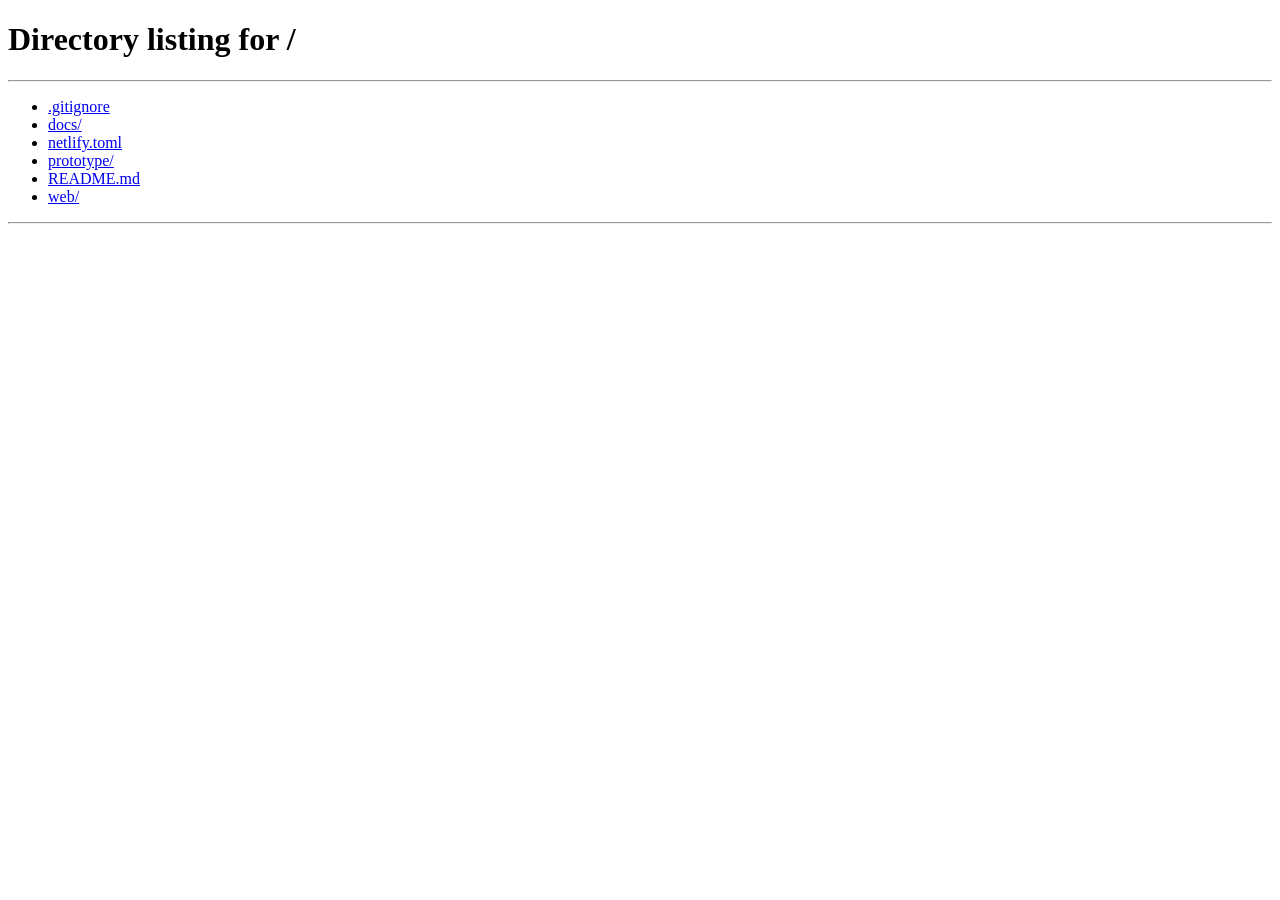
<file: web/m2.html>
<!DOCTYPE html>
<html lang="en"><head><meta charset="utf-8"><title>Milestone 2 - Smart Parking</title>
<meta http-equiv="refresh" content="0; url=/#milestone-2">
<link rel="canonical" href="/#milestone-2"></head>
<body>Milestone 2 moved to the main page: <a href="/#milestone-2">/#milestone-2</a></body></html>
</file>
<file: web/style.css>
/* Distributed Smart Parking - site styles
   Layout: sticky top bar with tabs, overview, Milestone 1 demo, Milestone 2 communication. */

:root {
  --bg: #0b0f1a;
  --bg-2: #0e1322;
  --surface: #121829;
  --surface-2: #19213a;
  --surface-3: #1f2a47;
  --line: #243049;
  --line-2: #30406a;
  --text: #e8edf8;
  --text-2: #c3cbe0;
  --muted: #8f9bb8;
  --accent: #6d8dff;
  --accent-2: #9db3ff;

  --free: #22c55e;
  --occupied: #64748b;
  --reserved: #3b82f6;
  --unknown: #f59e0b;
  --err: #ef4444;

  --sensor: #34d399;
  --client: #93c5fd;
  --peer: #fcd34d;

  --radius: 14px;
  --radius-s: 9px;
  --font: "Inter", ui-sans-serif, system-ui, -apple-system, "Segoe UI", Roboto, sans-serif;
  --mono: "JetBrains Mono", ui-monospace, SFMono-Regular, Menlo, Consolas, monospace;
}

* { box-sizing: border-box; }
html { scroll-behavior: smooth; scroll-padding-top: 64px; }
html, body {
  margin: 0;
  background: var(--bg);
  color: var(--text);
  font-family: var(--font);
  font-size: 15px;
  line-height: 1.5;
  -webkit-font-smoothing: antialiased;
}
a { color: var(--accent-2); }
a:hover { color: #fff; }
code, kbd, .mono { font-family: var(--mono); font-size: .92em; }
code { background: var(--surface-2); padding: 1px 5px; border-radius: 5px; color: var(--text-2); }
kbd { background: var(--surface-2); border: 1px solid var(--line-2); border-radius: 5px; padding: 0 6px; font-size: 12px; }
h1, h2, h3 { margin: 0; line-height: 1.2; letter-spacing: -.01em; }
p { margin: 0; }
button {
  font: inherit;
  font-size: 13.5px;
  font-weight: 500;
  color: var(--text);
  background: var(--surface-2);
  border: 1px solid var(--line-2);
  border-radius: var(--radius-s);
  padding: 7px 12px;
  cursor: pointer;
  transition: border-color .12s, background .12s, transform .08s;
}
button:hover { border-color: var(--accent); background: var(--surface-3); }
button:active { transform: translateY(1px); }
button:disabled { opacity: .45; cursor: not-allowed; transform: none; }
button.primary { background: #2448c7; border-color: #3a5de6; }
button.primary:hover { background: #2d55e0; }
button.ok { background: #14532d; border-color: #1f8a46; }
button.danger { background: #6b1a1a; border-color: #b91c1c; }
button.ghost { background: transparent; border-color: transparent; color: var(--muted); }
button.ghost:hover { color: var(--text); background: var(--surface-2); border-color: var(--line-2); }
button.sm { padding: 4px 9px; font-size: 12.5px; }
select, input[type=text], input[type=search] {
  font: inherit;
  font-size: 13.5px;
  background: var(--surface-2);
  color: var(--text);
  border: 1px solid var(--line-2);
  border-radius: var(--radius-s);
  padding: 7px 10px;
}
input:focus, select:focus, button:focus-visible { outline: 2px solid var(--accent); outline-offset: 1px; }
input[type=range] { accent-color: var(--accent); width: 130px; }

/* ---------- top bar ---------- */
.top {
  position: sticky; top: 0; z-index: 50;
  display: flex; align-items: center; gap: 18px;
  padding: 0 24px; height: 56px;
  background: var(--bg);
  border-bottom: 1px solid var(--line);
}
.brand { font-weight: 700; font-size: 15px; white-space: nowrap; }
.brand span { color: var(--muted); font-weight: 500; margin-left: 8px; font-size: 13px; }
.tabs { display: flex; gap: 4px; margin-left: 8px; }
.tabs a {
  color: var(--muted); text-decoration: none; font-size: 13.5px; font-weight: 500;
  padding: 6px 12px; border-radius: 999px;
}
.tabs a:hover { color: var(--text); background: var(--surface-2); }
.tabs a.on { color: #fff; background: var(--surface-3); }
.top-actions { margin-left: auto; display: flex; gap: 8px; align-items: center; }
.top-actions a { font-size: 13.5px; text-decoration: none; }

/* ---------- sections ---------- */
.wrap { max-width: 1480px; margin: 0 auto; padding: 0 24px; }
section.ms { padding: 44px 0 20px; }
.ms-head { display: grid; grid-template-columns: 1fr auto; gap: 8px 24px; align-items: end; margin-bottom: 18px; }
.kicker { color: var(--accent-2); font-weight: 600; font-size: 12.5px; letter-spacing: .08em; text-transform: uppercase; }
.ms-head h2 { font-size: 26px; margin-top: 4px; }
.ms-head p { color: var(--muted); max-width: 900px; margin-top: 6px; }
.ms-head .links { color: var(--muted); font-size: 13.5px; }

/* ---------- overview ---------- */
.hero {
  padding: 56px 0 36px;
  border-bottom: 1px solid var(--line);
}
.hero h1 { font-size: 34px; font-weight: 700; letter-spacing: -.01em; }
.hero .lede { font-size: 17px; color: var(--text-2); max-width: 820px; margin-top: 12px; }
.hero .team { color: var(--muted); font-size: 13.5px; margin-top: 10px; }
.hero .team b { color: var(--text-2); font-weight: 600; }
.procstrip { display: flex; flex-wrap: wrap; gap: 8px; margin-top: 22px; }
.proc {
  display: inline-flex; align-items: center; gap: 8px;
  padding: 7px 12px; border-radius: 999px;
  background: var(--surface); border: 1px solid var(--line-2);
  font-family: var(--mono); font-size: 12.5px; cursor: pointer; user-select: none;
}
.proc i { width: 8px; height: 8px; border-radius: 50%; background: var(--free); }
.proc.dead { border-color: rgba(239,68,68,.6); color: #fca5a5; }
.proc.dead i { background: var(--err); }
.proc small { color: var(--muted); font-family: var(--font); }
.proc:hover { border-color: var(--accent); }
.try { display: grid; grid-template-columns: repeat(3, 1fr); gap: 12px; margin-top: 22px; }
.try .card { cursor: pointer; }
.try .card:hover { border-color: var(--accent); }
.try .card h3 { font-size: 15px; }
.try .card p { color: var(--muted); font-size: 13.5px; margin-top: 6px; }
.try .card .go { color: var(--accent-2); font-size: 13px; margin-top: 10px; font-weight: 500; }

/* ---------- cards ---------- */
.card {
  background: var(--surface);
  border: 1px solid var(--line);
  border-radius: var(--radius);
  padding: 16px 18px;
  min-width: 0;
}
.card-head { display: flex; align-items: baseline; gap: 10px; margin-bottom: 4px; }
.card-head h3 { font-size: 16px; font-weight: 650; }
.card-head .r { margin-left: auto; color: var(--muted); font-size: 12.5px; font-family: var(--mono); display: flex; gap: 8px; align-items: center; }
.card-sub { color: var(--muted); font-size: 13px; margin-bottom: 12px; }
.card-foot { color: var(--muted); font-size: 12.5px; margin-top: 12px; }

/* ---------- milestone 1 grid ---------- */
.grid-m1 {
  display: grid;
  grid-template-columns: 1.2fr 1fr 1fr;
  grid-template-areas:
    "arch lotA lotB"
    "scen lotA lotB"
    "log  log  log";
  gap: 14px;
}
.area-arch { grid-area: arch; }
.area-lotA { grid-area: lotA; }
.area-lotB { grid-area: lotB; }
.area-scen { grid-area: scen; }
.area-log { grid-area: log; }

/* architecture diagram */
#diagram { width: 100%; height: auto; display: block; }
.node { cursor: pointer; }
.node rect { fill: var(--surface-2); stroke: var(--line-2); stroke-width: 1.2; rx: 10; transition: stroke .15s, fill .15s; }
.node:hover rect { stroke: var(--accent); }
.node.dead rect { stroke: var(--err); fill: #2a1420; stroke-dasharray: 4 3; }
.node text { fill: var(--text); font-size: 12px; font-family: var(--font); font-weight: 600; pointer-events: none; }
.node .role { fill: var(--muted); font-weight: 400; font-size: 10.5px; }
.node .st { font-size: 10px; font-family: var(--mono); fill: var(--free); }
.node.dead .st { fill: var(--err); }
.node .hint { fill: var(--muted); font-size: 9.5px; font-weight: 400; opacity: 0; transition: opacity .15s; }
.node:hover .hint { opacity: 1; }
.node.hl rect, .node.hl text { animation: hl-node 1.2s ease-in-out 2; }
@keyframes hl-node { 50% { stroke: var(--accent); fill: #26357a; } }
.edge { stroke: var(--line-2); stroke-width: 1.6; fill: none; transition: stroke .15s; pointer-events: none; }
.edge.cut { stroke: var(--err); stroke-dasharray: 5 4; }
.edge.flash { stroke: var(--accent); stroke-width: 2.4; }
.edge-hit { stroke: transparent; stroke-width: 14; fill: none; cursor: pointer; }
.edge-hit:hover + .edge, .edge.hover { stroke: var(--accent); }
.edge.hl { animation: hl-edge 1.2s ease-in-out 2; }
@keyframes hl-edge { 50% { stroke: var(--accent); stroke-width: 3; } }
.elabel { fill: var(--muted); font-size: 9.5px; font-family: var(--mono); pointer-events: none; }
.disk rect { fill: var(--bg-2); stroke: var(--line-2); rx: 3; }
.disk text { fill: var(--muted); font-size: 9px; font-family: var(--mono); }
.dot { fill: #c7d2fe; }
.dot.sensor { fill: var(--sensor); }
.dot.client { fill: var(--client); }
.dot.peer { fill: var(--peer); }
.dot.dropped { fill: var(--err); }
.sliders { display: grid; grid-template-columns: 1fr; gap: 8px; margin-top: 12px; padding-top: 12px; border-top: 1px solid var(--line); }
.sl { display: flex; align-items: center; gap: 10px; font-size: 13px; color: var(--muted); }
.sl span.v { font-family: var(--mono); color: var(--text-2); min-width: 54px; }
.sl label { min-width: 150px; }
.net-legend { display: flex; gap: 14px; flex-wrap: wrap; font-size: 12px; color: var(--muted); margin-top: 10px; }
.net-legend i { display: inline-block; width: 8px; height: 8px; border-radius: 50%; margin-right: 5px; }

/* lots */
.lot-sum { display: flex; gap: 14px; flex-wrap: wrap; margin-bottom: 10px; font-size: 13px; color: var(--muted); }
.lot-sum b { font-weight: 700; font-size: 15px; color: var(--text); margin-right: 3px; }
.lot-sum .f b { color: var(--free); }
.lot-sum .rv b { color: #93c5fd; }
.lot-sum .u b { color: var(--unknown); }
.grid { display: grid; grid-template-columns: repeat(5, 1fr); gap: 7px; }
.tile {
  position: relative;
  aspect-ratio: 1.3;
  border-radius: 10px;
  border: 1.5px solid transparent;
  display: flex; flex-direction: column; justify-content: space-between;
  padding: 6px 7px;
  cursor: pointer;
  font-family: var(--mono); font-size: 11.5px;
  background: var(--surface-3); color: var(--text-2);
  user-select: none;
  transition: transform .12s, box-shadow .12s, background .25s;
}
.tile:hover { transform: translateY(-1px); border-color: var(--line-2); }
.tile.sel { border-color: #fff; box-shadow: 0 0 0 3px rgba(255,255,255,.18); }
.tile.free { background: #123d25; color: #bbf7d0; }
.tile.occupied { background: #2b3648; color: #cbd5e1; }
.tile.reserved { background: #1e3a8a; color: #bfdbfe; }
.tile.unknown { background: repeating-linear-gradient(45deg, #4a3410 0 6px, #5c4214 6px 12px); color: #fde68a; }
.tile.changed { animation: tile-pulse .8s ease-out 1; }
@keyframes tile-pulse { 0% { box-shadow: 0 0 0 0 rgba(255,255,255,.55); } 100% { box-shadow: 0 0 0 10px rgba(255,255,255,0); } }
.tile.hl { animation: tile-hl 1.2s ease-in-out 2; }
@keyframes tile-hl { 50% { box-shadow: 0 0 0 4px var(--accent); } }
.tile .id { font-weight: 700; display: flex; justify-content: space-between; align-items: center; }
.tile .ico { font-size: 11px; opacity: .9; font-family: var(--font); }
.tile .meta { font-size: 10px; opacity: .8; white-space: nowrap; overflow: hidden; text-overflow: ellipsis; font-family: var(--font); }
.tile .car { position: absolute; left: 7px; bottom: 7px; width: 6px; height: 6px; border-radius: 50%; border: 1px solid rgba(255,255,255,.35); }
.tile .car.on { background: #f8fafc; border-color: #f8fafc; }
.tile .meta { padding-left: 11px; }
.lot-legend { display: flex; gap: 12px; flex-wrap: wrap; margin-top: 10px; font-size: 11.5px; color: var(--muted); }
.lot-legend span::before { content: ""; display: inline-block; width: 9px; height: 9px; border-radius: 3px; margin-right: 5px; vertical-align: -1px; }
.lot-legend .f::before { background: var(--free); }
.lot-legend .o::before { background: var(--occupied); }
.lot-legend .r::before { background: var(--reserved); }
.lot-legend .u::before { background: var(--unknown); }
.lot-legend .c::before { background: #f8fafc; border-radius: 50%; width: 6px; height: 6px; }
.peerview { margin-top: 8px; font-size: 12.5px; color: var(--muted); }
.peerview .stale { color: var(--unknown); font-weight: 700; }
.lot-down { color: var(--muted); font-size: 13.5px; padding: 30px 10px; text-align: center; }
.lot-down b { color: #fca5a5; }
.actions { margin-top: 12px; padding-top: 12px; border-top: 1px solid var(--line); }
.actions .row { display: flex; gap: 8px; flex-wrap: wrap; align-items: center; }
.actions .row + .row { margin-top: 8px; }
.actions .who { display: flex; align-items: center; gap: 8px; font-size: 13px; color: var(--muted); }
.actions .sel-id { font-family: var(--mono); color: #fff; font-weight: 700; }
.actions .none { color: var(--muted); font-size: 13px; }
.recent { margin-top: 12px; padding-top: 10px; border-top: 1px solid var(--line); font-family: var(--mono); font-size: 11.5px; color: var(--text-2); white-space: pre; }
.recent .lbl { font-family: var(--font); color: var(--muted); font-size: 12px; margin-bottom: 4px; }
.recent .none { color: var(--muted); font-family: var(--font); }
.recent div + div { margin-top: 2px; }

/* scenarios */
.scen-list { display: grid; gap: 6px; }
.scen-list button { text-align: left; display: flex; gap: 10px; align-items: center; padding: 9px 12px; }
.scen-list button .n { background: #2448c7; color: #fff; border-radius: 6px; padding: 0 7px; font-family: var(--mono); font-size: 11.5px; line-height: 20px; }
.scen-list button.running { border-color: var(--accent); background: var(--surface-3); }
.runner { margin-top: 12px; padding-top: 12px; border-top: 1px solid var(--line); }
.runner-head { display: flex; align-items: center; gap: 10px; margin-bottom: 8px; font-size: 13px; color: var(--muted); }
.runner-head b { color: var(--text); }
.runner-head button { margin-left: auto; }
.steps { display: grid; gap: 4px; }
.step { display: grid; grid-template-columns: 18px 1fr; gap: 8px; padding: 6px 8px; border-radius: 8px; font-size: 13px; color: var(--muted); }
.step i { width: 16px; height: 16px; border-radius: 50%; border: 1.5px solid var(--line-2); display: inline-block; margin-top: 3px; }
.step.done { color: var(--text-2); }
.step.done i { background: var(--free); border-color: var(--free); }
.step.now { background: var(--surface-2); color: #fff; }
.step.now i { border-color: var(--accent); box-shadow: 0 0 0 3px rgba(109,141,255,.25); }
.step .sub { display: block; font-size: 12px; color: var(--muted); margin-top: 2px; }
.wait { height: 4px; background: var(--surface-3); border-radius: 2px; overflow: hidden; margin-top: 6px; }
.wait i { display: block; height: 100%; background: var(--accent); width: 0; }
.reply {
  margin-top: 12px; padding: 10px 12px; border-radius: var(--radius-s);
  background: var(--bg-2); border: 1px solid var(--line);
  font-family: var(--mono); font-size: 12.5px; min-height: 42px; white-space: pre-wrap; color: var(--text-2);
}
.reply .lbl { font-family: var(--font); color: var(--muted); font-size: 11.5px; display: block; margin-bottom: 3px; }
.reply.ok { border-color: #1f8a46; }
.reply.warn { border-color: var(--unknown); }
.reply.err { border-color: var(--err); }

/* log */
.log-tools { display: flex; gap: 8px; flex-wrap: wrap; align-items: center; margin-bottom: 10px; }
.log-tools input[type=search] { width: 260px; }
.chips { display: flex; gap: 6px; flex-wrap: wrap; }
.chip { padding: 4px 10px; border-radius: 999px; border: 1px solid var(--line-2); background: var(--surface-2); font-size: 12px; cursor: pointer; font-family: var(--mono); color: var(--text-2); }
.chip:hover { border-color: var(--accent); }
.chip.on { background: #2448c7; border-color: #3a5de6; color: #fff; }
.log-tools .spacer { flex: 1; }
.logwrap { max-height: 380px; overflow: auto; border: 1px solid var(--line); border-radius: var(--radius-s); background: var(--bg-2); }
.logwrap.paused { box-shadow: inset 0 0 0 1px var(--unknown); }
table.log { width: 100%; border-collapse: collapse; font-family: var(--mono); font-size: 12px; }
table.log th { position: sticky; top: 0; background: #141c30; text-align: left; padding: 6px 10px; color: var(--muted); font-weight: 600; border-bottom: 1px solid var(--line); z-index: 1; }
table.log td { padding: 4px 10px; border-bottom: 1px solid #131b2e; vertical-align: top; white-space: nowrap; }
table.log td.detail { white-space: normal; color: #cbd5e1; }
table.log tr.row { cursor: pointer; }
table.log tr.row:hover td { background: rgba(255,255,255,.03); }
table.log tr.sensor td.type { color: var(--sensor); }
table.log tr.client td.type { color: var(--client); }
table.log tr.peer td.type { color: var(--peer); }
table.log tr.console td.type { color: #c4b5fd; }
table.log tr.dropped td { color: #fca5a5; }
table.log tr.recover td { color: var(--sensor); font-weight: 700; }
table.log tr.warn td.detail { color: #fde68a; }
table.log tr.err td.detail { color: #fca5a5; }
table.log tr.demo td { background: #101a33; color: #c7d2fe; }
table.log tr.exp td { background: #0a0e1a; white-space: pre-wrap; color: var(--text-2); font-size: 11.5px; padding: 8px 10px 10px 34px; }
.log-foot { display: flex; gap: 14px; align-items: center; color: var(--muted); font-size: 12px; margin-top: 8px; }
.log-foot label { display: flex; gap: 6px; align-items: center; }

/* ---------- milestone 2 ---------- */
.viewer { display: grid; grid-template-columns: 1fr 320px; gap: 18px; }
.viewer-main { min-width: 0; }
.vtabs { display: flex; gap: 6px; flex-wrap: wrap; margin-bottom: 12px; }
.vtabs button.on { background: #2448c7; border-color: #3a5de6; color: #fff; }
.vpane { display: none; }
.vpane.on { display: block; }
.vpane svg { width: 100%; height: auto; display: block; background: var(--bg-2); border: 1px solid var(--line); border-radius: var(--radius-s); }
.viewer-side h3 { font-size: 16px; margin-bottom: 6px; }
.viewer-side p { color: var(--muted); font-size: 13.5px; }
.viewer-side .vtext { display: none; }
.viewer-side .vtext.on { display: block; }
.viewer-side .dl { margin-top: 14px; display: flex; gap: 8px; flex-wrap: wrap; }
.m2legend { display: flex; gap: 12px; flex-wrap: wrap; font-size: 12px; color: var(--muted); margin-top: 12px; }
.m2legend i { display: inline-block; width: 9px; height: 9px; border-radius: 3px; margin-right: 5px; vertical-align: -1px; }

/* diagram palette (dark on page; the PNG export swaps these for a light palette) */
.m2svg { --d-bg: #0e1322; --d-ink: #dbe3f5; --d-muted: #8f9bb8; --d-line: #334a7a; --d-note-bg: #2a2410; --d-note-line: #f59e0b; --d-note-ink: #fde68a; --d-fail: #f87171; --d-label-bg: #0e1322; }
.m2svg.light { --d-bg: #ffffff; --d-ink: #1b2338; --d-muted: #5b6680; --d-line: #b8c0d4; --d-note-bg: #fffbeb; --d-note-line: #f59e0b; --d-note-ink: #78350f; --d-fail: #dc2626; --d-label-bg: #ffffff; }
.m2svg .lifeline { stroke: var(--d-line); stroke-dasharray: 4 4; }
.m2svg .actor rect { rx: 8; stroke-width: 1.5; fill: var(--d-bg); }
.m2svg .actor text { font-size: 13px; font-weight: 600; text-anchor: middle; font-family: var(--font); }
.m2svg .actor .sub { fill: var(--d-muted); font-size: 10.5px; font-weight: 400; }
.m2svg .msg line, .m2svg .msg path { stroke: var(--d-ink); stroke-width: 1.5; fill: none; }
.m2svg .msg.dashed line, .m2svg .msg.dashed path { stroke-dasharray: 5 4; }
.m2svg .msg.fail line { stroke: var(--d-fail); }
.m2svg .msg text { font-size: 11.5px; font-family: var(--mono); text-anchor: middle; fill: var(--d-ink); }
.m2svg .msg .sub { font-size: 10.5px; fill: var(--d-muted); font-family: var(--font); }
.m2svg .msg .lbl { font-size: 10.5px; }
.m2svg .msg .lblbg { fill: var(--d-label-bg); }
.m2svg .note rect { fill: var(--d-note-bg); stroke: var(--d-note-line); rx: 4; }
.m2svg .note text { font-size: 11px; fill: var(--d-note-ink); font-family: var(--font); }
.m2svg .arrowhead { fill: var(--d-ink); }
.m2svg .arrowhead.fail { fill: var(--d-fail); }
.m2svg .caption { fill: var(--d-muted); font-size: 11px; font-family: var(--font); text-anchor: middle; }
.m2svg { --c-client: #fbbf24; --c-server: #60a5fa; --c-sensor: #34d399; --c-broker: #a78bfa; --c-registry: #f87171; }
.m2svg.light { --c-client: #b45309; --c-server: #1d4ed8; --c-sensor: #047857; --c-broker: #6d28d9; --c-registry: #b91c1c; }
.m2svg .actor.role-client rect, .m2svg .msg.role-client line, .m2svg .msg.role-client path { stroke: var(--c-client); }
.m2svg .actor.role-server rect, .m2svg .msg.role-server line, .m2svg .msg.role-server path { stroke: var(--c-server); }
.m2svg .actor.role-sensor rect, .m2svg .msg.role-sensor line, .m2svg .msg.role-sensor path { stroke: var(--c-sensor); }
.m2svg .actor.role-broker rect, .m2svg .msg.role-broker line, .m2svg .msg.role-broker path { stroke: var(--c-broker); }
.m2svg .actor.role-registry rect, .m2svg .msg.role-registry line, .m2svg .msg.role-registry path { stroke: var(--c-registry); }
.m2svg .actor.role-client text { fill: var(--c-client); }
.m2svg .actor.role-server text { fill: var(--c-server); }
.m2svg .actor.role-sensor text { fill: var(--c-sensor); }
.m2svg .actor.role-broker text { fill: var(--c-broker); }
.m2svg .actor.role-registry text { fill: var(--c-registry); }
.m2svg .actor text.sub { fill: var(--d-muted); }

.grid-m2 { display: grid; grid-template-columns: 1fr 1fr; gap: 14px; margin-top: 14px; }
table.plain { border-collapse: collapse; width: 100%; font-size: 13.5px; }
table.plain th, table.plain td { text-align: left; padding: 7px 8px; border-bottom: 1px solid var(--line); vertical-align: top; }
table.plain th { color: var(--muted); font-weight: 600; font-size: 12.5px; }
table.plain td:first-child { white-space: nowrap; }
.types { display: grid; grid-template-columns: 1fr 1fr; gap: 8px; }
.type { padding: 8px 10px; border-radius: var(--radius-s); background: var(--surface-2); border: 1px solid var(--line); }
.type b { font-family: var(--mono); font-size: 12.5px; }
.type .pat { float: right; font-size: 11px; padding: 1px 7px; border-radius: 999px; background: var(--surface-3); color: var(--muted); }
.type p { font-size: 12.5px; color: var(--muted); margin-top: 3px; }


/* ---------- milestone 3: overlay simulator ---------- */
.m3sim { display: grid; grid-template-columns: minmax(0, 1fr) 330px; grid-template-areas: "main side" "log side"; gap: 14px 20px; }
.m3-main { grid-area: main; min-width: 0; }
.m3-side { grid-area: side; display: flex; flex-direction: column; gap: 14px; }
.m3-log { grid-area: log; min-width: 0; }
#overlay { width: 100%; height: auto; display: block; background: var(--bg-2); border: 1px solid var(--line); border-radius: var(--radius-s); }
.m3legend { display: flex; gap: 14px; flex-wrap: wrap; font-size: 12px; color: var(--muted); margin-top: 10px; }
.m3legend i { display: inline-block; width: 8px; height: 8px; border-radius: 50%; margin-right: 5px; }
.m3group { background: var(--surface-2); border: 1px solid var(--line); border-radius: var(--radius-s); padding: 12px; display: flex; flex-direction: column; gap: 9px; }
.m3label { font-size: 11.5px; font-weight: 600; letter-spacing: .07em; text-transform: uppercase; color: var(--muted); }
.m3row { display: flex; gap: 6px; flex-wrap: wrap; align-items: center; }
.m3row button { padding: 6px 10px; font-size: 13px; }
.m3sel { display: flex; align-items: center; gap: 6px; font-size: 13px; color: var(--muted); }
.m3sel select { padding: 5px 8px; font-family: var(--mono); }
.m3-side .sl label { min-width: 74px; }
.m3-side .sl input[type=range] { width: 120px; }
table.m3metrics { width: 100%; border-collapse: collapse; font-size: 12.5px; }
table.m3metrics td { padding: 4px 0; border-bottom: 1px solid var(--line); vertical-align: top; }
table.m3metrics td:first-child { color: var(--muted); width: 42%; }
table.m3metrics td:last-child { font-family: var(--mono); color: var(--text-2); }
table.m3metrics tr:last-child td { border-bottom: 0; }
.olog { height: 168px; overflow: auto; margin-top: 8px; padding: 8px 10px; background: var(--bg-2); border: 1px solid var(--line); border-radius: var(--radius-s); font-family: var(--mono); font-size: 12px; line-height: 1.55; color: var(--text-2); }
.olog div { white-space: pre-wrap; }
.olog .t { color: var(--muted); margin-right: 8px; }
.olog .who { color: var(--accent-2); margin-right: 8px; font-weight: 600; }
.olog .ok { color: var(--sensor); }
.olog .bad { color: #fca5a5; }
.olog .note { color: var(--peer); }

.onode { cursor: pointer; }
.onode circle.body { fill: var(--surface-2); stroke: var(--line-2); stroke-width: 2; transition: fill .25s, stroke .25s; }
.onode:hover circle.body { stroke: var(--accent); }
.onode text.name { fill: var(--text); font: 700 22px var(--font); text-anchor: middle; dominant-baseline: central; pointer-events: none; }
.onode text.sub { fill: var(--muted); font: 500 11.5px var(--font); text-anchor: middle; pointer-events: none; paint-order: stroke; stroke: var(--bg-2); stroke-width: 6px; stroke-linejoin: round; }
.onode text.deg { fill: var(--text-2); font: 600 10.5px var(--mono); text-anchor: middle; dominant-baseline: central; pointer-events: none; }
.onode circle.badge { fill: var(--surface-3); stroke: var(--line-2); }
.onode.asker circle.body { stroke: var(--accent); stroke-width: 3; }
.onode.target circle.body { stroke: var(--sensor); stroke-width: 3; stroke-dasharray: 5 4; }
.onode.informed circle.body { fill: #3b3412; stroke: var(--peer); }
.onode.found circle.body { fill: #123d25; stroke: var(--sensor); }
.onode.ttl0 circle.body { stroke: #fca5a5; }
.onode.dead circle.body { fill: #2a1420; stroke: var(--err); stroke-dasharray: 4 3; }
.onode.dead text.name { fill: #fca5a5; }
.onode.off { opacity: .38; }
.onode.off circle.body { stroke-dasharray: 3 4; fill: transparent; }
.onode .ring { fill: none; stroke: var(--accent); stroke-width: 2; opacity: 0; }
.onode .ring.pulse { animation: ringpulse .9s ease-out 1; }
@keyframes ringpulse { 0% { opacity: .9; r: 34; } 100% { opacity: 0; r: 54; } }
.oedge { stroke: var(--line-2); stroke-width: 2; transition: stroke .3s; }
.oedge.half { stroke-dasharray: 6 5; stroke: #7f2a2a; }
.oedge.fresh { stroke: var(--accent); stroke-width: 3; }
.oedge.tree { stroke: #f472b6; stroke-width: 3.5; }
.odot { r: 6; }
.odot.ctl { fill: #c4b5fd; }
.odot.lookup { fill: #93c5fd; }
.odot.gossip { fill: #fcd34d; }
.odot.found { fill: #34d399; }
.odot.agg { fill: #f472b6; }
.odot.bad { fill: #ef4444; }
.oarc { fill: none; stroke: #34d399; stroke-width: 2; stroke-dasharray: 6 5; opacity: .9; }
.olabel { fill: var(--text); font: 600 11px var(--mono); text-anchor: middle; pointer-events: none; paint-order: stroke; stroke: var(--bg-2); stroke-width: 4px; stroke-linejoin: round; }
.oflash { fill: none; stroke: #ef4444; stroke-width: 2.5; }

.stack { display: flex; flex-direction: column; gap: 6px; margin-top: 4px; }
.layer { display: grid; grid-template-columns: 112px 1fr; gap: 12px; align-items: center; padding: 10px 12px; border-radius: var(--radius-s); border: 1px solid var(--line); font-size: 13px; }
.layer b { font-weight: 650; }
.layer span { color: var(--text-2); }
.layer.l1 { background: rgba(109,141,255,.10); border-color: rgba(109,141,255,.35); }
.layer.l2 { background: rgba(52,211,153,.08); border-color: rgba(52,211,153,.35); }
.layer.l3 { background: rgba(252,211,77,.07); border-color: rgba(252,211,77,.30); }
.layer.l4 { background: var(--surface-2); }
.vpane3 { display: none; }
.vpane3.on { display: block; }
.viewer-side .vtext3 { display: none; }
.viewer-side .vtext3.on { display: block; }
pre.trace { margin: 0; padding: 12px 14px; max-height: 360px; overflow: auto; background: var(--bg-2); border: 1px solid var(--line); border-radius: var(--radius-s); font-family: var(--mono); font-size: 12px; line-height: 1.6; color: var(--text-2); }
pre.trace .t { color: var(--muted); }
pre.trace .who { color: var(--accent-2); font-weight: 600; }
pre.trace .gap { color: var(--peer); }
.qa { display: grid; grid-template-columns: repeat(3, 1fr); gap: 12px; }
.qa > div { background: var(--surface-2); border: 1px solid var(--line); border-radius: var(--radius-s); padding: 12px 14px; }
.qa h4 { margin: 0 0 6px; font-size: 14px; }
.qa p { font-size: 13px; color: var(--muted); }
#milestone-3 .grid-m2 table.plain td:first-child { color: var(--text-2); font-weight: 600; }
table.meshcmp td:nth-child(2), table.meshcmp td:nth-child(3) { white-space: nowrap; }

/* ---------- misc ---------- */
footer { color: var(--muted); font-size: 12.5px; text-align: center; padding: 30px 20px 40px; }
footer code { font-size: 12px; }
#toast {
  position: fixed; left: 50%; bottom: 22px; transform: translateX(-50%) translateY(20px);
  background: var(--surface-3); border: 1px solid var(--line-2); color: var(--text);
  padding: 10px 16px; border-radius: 12px; font-size: 13.5px; font-family: var(--mono);
  opacity: 0; pointer-events: none; transition: opacity .2s, transform .2s; z-index: 60;
  max-width: min(90vw, 720px);
}
#toast.show { opacity: 1; transform: translateX(-50%) translateY(0); }
#toast.ok { border-color: #1f8a46; }
#toast.warn { border-color: var(--unknown); }
#toast.err { border-color: var(--err); }
.keys { color: var(--muted); font-size: 12px; margin-top: 10px; }
.keys kbd { margin-right: 2px; }

/* ---------- responsive ---------- */
@media (max-width: 1240px) {
  .m3sim { grid-template-columns: 1fr; grid-template-areas: "main" "side" "log"; }
  .qa { grid-template-columns: 1fr; }
  .grid-m1 {
    grid-template-columns: 1fr 1fr;
    grid-template-areas:
      "arch scen"
      "lotA lotB"
      "log  log";
  }
  .viewer { grid-template-columns: 1fr; }
  .try { grid-template-columns: 1fr; }
}
@media (max-width: 860px) {
  .wrap { padding: 0 16px; }
  .top { padding: 0 12px; gap: 8px; height: auto; flex-wrap: wrap; padding-bottom: 8px; }
  .brand span { display: none; }
  .tabs { order: 3; width: 100%; margin-left: 0; overflow-x: auto; }
  .tabs a { white-space: nowrap; padding: 5px 10px; }
  .hero { padding: 32px 0 24px; }
  .hero h1 { font-size: 28px; }
  .hero .lede { font-size: 15px; }
  .grid-m1 { grid-template-columns: 1fr; grid-template-areas: "arch" "lotA" "lotB" "scen" "log"; }
  .grid { grid-template-columns: repeat(4, 1fr); }
  .grid-m2 { grid-template-columns: 1fr; }
  .types { grid-template-columns: 1fr; }
  .log-tools input[type=search] { width: 100%; }
  .logwrap { max-height: 300px; }
  table.log { min-width: 760px; }
  .sl label { min-width: 0; }
  .ms-head { grid-template-columns: 1fr; }
}

/* ---------- milestone 4: coordination ---------- */
.m4req { display: grid; grid-template-columns: repeat(5, 1fr); gap: 12px; margin-bottom: 14px; }
.m4req .card { padding: 14px 16px; position: relative; display: flex; flex-direction: column; gap: 6px; }
.m4req .n { font-family: var(--mono); font-size: 11.5px; font-weight: 700; color: var(--accent-2); letter-spacing: .06em; }
.m4req .n::before { content: "0"; }
.m4req h3 { font-size: 15px; font-weight: 650; }
.m4req p { color: var(--muted); font-size: 13px; flex: 1; }
.m4req code { font-size: 11.5px; color: var(--text-2); }

.m4sim { display: grid; grid-template-columns: minmax(0, 1fr) 340px; grid-template-areas: "main side" "log side"; gap: 14px 20px; }
.m4-main { grid-area: main; min-width: 0; }
.m4-side { grid-area: side; display: flex; flex-direction: column; gap: 12px; }
.m4-log { grid-area: log; min-width: 0; }
.m4-side .m3row button { flex: 1 1 auto; }
#coord { width: 100%; height: auto; display: block; background: var(--bg-2); border: 1px solid var(--line); border-radius: var(--radius-s); }

.cnode { cursor: pointer; }
#coord.busy .cnode { cursor: default; }
.cnode circle.body { fill: var(--surface-2); stroke: var(--line-2); stroke-width: 2; transition: fill .25s, stroke .25s; }
.cnode:hover circle.body { stroke: var(--accent); }
#coord.busy .cnode:hover circle.body { stroke: var(--line-2); }
.cnode text.name { fill: var(--text); font: 700 22px var(--font); text-anchor: middle; dominant-baseline: central; pointer-events: none; }
.cnode .crown { fill: none; stroke: #fcd34d; stroke-width: 2.5; opacity: 0; transition: opacity .3s; }
.cnode .tag { opacity: 0; transition: opacity .3s; pointer-events: none; }
.cnode .tag rect { fill: #fcd34d; }
.cnode .tag text { fill: #1c1503; font: 800 9.5px var(--font); letter-spacing: .1em; text-anchor: middle; dominant-baseline: central; }
.cnode.leader .crown, .cnode.leader .tag { opacity: 1; }
.cnode.leader .crown { filter: drop-shadow(0 0 6px rgba(252, 211, 77, .55)); }
.cnode.leader circle.body { fill: #2b2410; stroke: #fcd34d; }
.cnode .lc { pointer-events: none; }
.cnode .lc rect { fill: var(--surface); stroke: var(--line-2); }
.cnode .lc text { fill: var(--text-2); font: 600 12px var(--mono); text-anchor: middle; dominant-baseline: central; }
.cnode .lc.hot rect { animation: chiphot .8s ease-out 1; }
@keyframes chiphot { 0% { fill: #2448c7; stroke: #9db3ff; } 100% { fill: var(--surface); stroke: var(--line-2); } }
.cnode text.sub { fill: var(--muted); font: 500 11px var(--font); text-anchor: middle; pointer-events: none; }
.cnode.electing circle.body { stroke: #c4b5fd; stroke-width: 3; stroke-dasharray: 7 5; animation: dashspin 1.2s linear infinite; }
@keyframes dashspin { to { stroke-dashoffset: -24; } }
.cnode.waiting circle.body { stroke: #93c5fd; stroke-width: 3; stroke-dasharray: 5 4; }
.cnode.waiting text.sub { fill: #93c5fd; }
.cnode.incs circle.body { fill: #123d25; stroke: #34d399; stroke-width: 3; }
.cnode.incs text.sub { fill: #6ee7b7; }
.cnode.dead circle.body { fill: #2a1420; stroke: var(--err); stroke-dasharray: 4 3; }
.cnode.dead text.name, .cnode.dead text.sub { fill: #fca5a5; }
.cnode.dead .lc, .cnode.off .lc { opacity: .5; }
.cnode.off { opacity: .42; }
.cnode.off circle.body { stroke-dasharray: 3 4; fill: transparent; }

.cdot.elect { fill: #c4b5fd; }
.cdot.coord { fill: #fcd34d; }
.cdot.ack, .cdot.grant { fill: #34d399; }
.cdot.req { fill: #93c5fd; }
.cdot.rel { fill: #f472b6; }
.cdot.state { fill: #67e8f9; }
.cdot.ping { fill: #a5b4fc; }
.cdot.plain { fill: #e8edf8; }
.cdot.rw { fill: #fb923c; }
.cdot.bad { fill: #ef4444; }
.cdot.quiet { opacity: .8; }
.clabel { fill: var(--text); font: 600 11px var(--mono); text-anchor: middle; pointer-events: none; paint-order: stroke; stroke: var(--bg-2); stroke-width: 4px; stroke-linejoin: round; }
.clabel.bad { fill: #fca5a5; }

.cg-panel { fill: var(--surface); stroke: var(--line-2); stroke-width: 1.5; }
.cg-title { fill: var(--text-2); font: 700 11.5px var(--font); letter-spacing: .09em; }
.cg-sub { fill: var(--muted); font: 500 11.5px var(--font); }
.cg-ver { fill: var(--text-2); font: 600 12px var(--mono); text-anchor: end; }
.cslot rect { fill: var(--bg-2); stroke: var(--line-2); transition: fill .25s, stroke .25s; }
.cslot .sid { fill: var(--muted); font: 600 11.5px var(--mono); text-anchor: middle; }
.cslot .who { fill: var(--free); font: 600 13px var(--mono); text-anchor: middle; }
.cslot .badge { fill: #fca5a5; font: 600 10px var(--font); text-anchor: middle; }
.cslot.taken rect { fill: rgba(59, 130, 246, .16); stroke: #3b82f6; }
.cslot.taken .who { fill: var(--text); }
.cslot.conflict rect { fill: rgba(239, 68, 68, .18); stroke: var(--err); stroke-width: 2; }
.cslot.conflict .who { fill: #fca5a5; }
.clock-pill { fill: #14532d; stroke: #1f8a46; }
.clock-pill.held { fill: #1e3a8a; stroke: #3b82f6; }
.clock-pill.rebuilding { fill: #5a3d06; stroke: var(--unknown); }
.clock-pill.off { fill: #5b1717; stroke: var(--err); }
.clock-pill-t { fill: #fff; font: 800 9.5px var(--font); letter-spacing: .1em; text-anchor: middle; dominant-baseline: central; transform: translateY(-4px); }
.cg-lock { fill: var(--text); font: 600 13px var(--font); }
.cg-coord { fill: var(--muted); font: 500 12px var(--mono); text-anchor: end; }
.cg-qlabel { fill: var(--muted); font: 600 10.5px var(--font); letter-spacing: .08em; text-transform: uppercase; }
.cg-qempty { fill: var(--muted); font: 500 12px var(--font); }
.cq { fill: var(--surface-3); stroke: var(--line-2); }
.cq.next { stroke: #93c5fd; }
.cq-t { fill: var(--text-2); font: 600 11.5px var(--mono); text-anchor: middle; }
.cg-verdict { font: 650 12.5px var(--font); text-anchor: middle; }
.cg-verdict.ok { fill: #86efac; }
.cg-verdict.bad { fill: #fca5a5; }

.m4row { display: flex; align-items: baseline; gap: 12px; flex-wrap: wrap; }
.m4hint { color: var(--muted); font-size: 12px; }
.m4tlwrap { display: flex; margin-top: 8px; background: var(--bg-2); border: 1px solid var(--line); border-radius: var(--radius-s); overflow: hidden; }
.m4lanes { flex: none; width: 30px; padding-top: 13px; border-right: 1px solid var(--line); }
.m4lanes span { display: block; height: 34px; line-height: 34px; text-align: center; font: 700 12px/34px var(--mono); color: var(--text-2); }
.m4tlscroll { flex: 1; min-width: 0; overflow-x: auto; overflow-y: hidden; }
#m4tl { display: block; }
.tl-lane { stroke: var(--line); stroke-width: 1; }
.tl-lane.down { stroke-dasharray: 3 5; }
.tl-msg { stroke: #8f9bb8; stroke-width: 1.5; opacity: .9; }
.tl-msg.quiet { stroke-width: 1; stroke-dasharray: 3 3; opacity: .4; }
.tl-ev { fill: #8f9bb8; stroke: var(--bg-2); stroke-width: 1.5; }
.tl-msg.elect { stroke: #c4b5fd; } .tl-ev.elect { fill: #c4b5fd; }
.tl-msg.coord { stroke: #fcd34d; } .tl-ev.coord { fill: #fcd34d; }
.tl-msg.ack { stroke: #34d399; } .tl-ev.ack { fill: #34d399; }
.tl-msg.grant { stroke: #34d399; } .tl-ev.grant { fill: #34d399; }
.tl-msg.req { stroke: #93c5fd; } .tl-ev.req { fill: #93c5fd; }
.tl-msg.rel { stroke: #f472b6; } .tl-ev.rel { fill: #f472b6; }
.tl-msg.state { stroke: #67e8f9; } .tl-ev.state { fill: #67e8f9; }
.tl-msg.ping { stroke: #a5b4fc; } .tl-ev.ping { fill: #a5b4fc; }
.tl-msg.plain { stroke: #e8edf8; } .tl-ev.plain { fill: #e8edf8; }
.tl-ev.cs { fill: #fb923c; }
.tl-ev.fail { fill: #ef4444; }
.tl-l { fill: var(--muted); font: 500 9.5px var(--mono); text-anchor: middle; }
.tl-mark { font: 700 12px var(--font); text-anchor: middle; }
.tl-mark.bad { fill: var(--err); }
.tl-mark.ok { fill: var(--free); }

#m4logtabs { margin: 12px 0 0; }
#m4logtabs button { padding: 5px 10px; font-size: 12.5px; }
.m4pane { display: none; height: 200px; }
.m4pane.on { display: block; }
.olog .say { color: var(--text-2); }
.olog .say.note { color: var(--peer); }
.olog .say.bad { color: #fca5a5; }
.olog .say.ok { color: #86efac; }
#m4console .t, #m4ordered .t { display: inline-block; min-width: 52px; }
#m4console .who, #m4ordered .who { display: inline-block; min-width: 104px; }
#m4ordered .k { display: inline-block; min-width: 46px; color: var(--muted); }
#m4ordered .send .k { color: #93c5fd; }
#m4ordered .recv .k { color: var(--sensor); }
#m4ordered .local .k { color: #fb923c; }
#m4ordered .fail { color: #fca5a5; }

.m4empty { color: var(--muted); font-size: 12.5px; }
table.m4res { width: 100%; border-collapse: collapse; font: 500 12px var(--mono); }
table.m4res th { text-align: left; color: var(--muted); font: 600 11px var(--font); padding: 2px 0 4px; }
table.m4res td { padding: 3px 0; border-top: 1px solid var(--line); color: var(--text-2); }
table.m4res tr.bad td:nth-child(3) { color: #fca5a5; font-weight: 700; }
table.m4res tr.ok td:nth-child(3) { color: #86efac; font-weight: 700; }
table.m4res tr.full td:nth-child(3) { color: var(--muted); }
.m4verdict { margin-top: 8px; padding: 7px 9px; border-radius: 8px; font-size: 12.5px; font-weight: 600; }
.m4verdict.ok { background: rgba(34, 197, 94, .12); border: 1px solid #1f8a46; color: #86efac; }
.m4verdict.bad { background: rgba(239, 68, 68, .12); border: 1px solid #b91c1c; color: #fca5a5; }

.rules { display: grid; grid-template-columns: 1fr 1fr; gap: 8px; }
.rule { background: var(--surface-2); border: 1px solid var(--line); border-radius: var(--radius-s); padding: 11px 13px; display: flex; flex-direction: column; gap: 5px; }
.rule span { font-size: 11.5px; font-weight: 600; letter-spacing: .07em; text-transform: uppercase; color: var(--muted); }
.rule > code { font-size: 16px; font-weight: 700; color: var(--text); background: none; padding: 0; }
.rule em { font-style: normal; font-size: 12.5px; color: var(--muted); }
.chain { display: grid; grid-template-columns: repeat(4, 1fr); gap: 8px; margin-top: 10px; }
.chain .hop { position: relative; background: var(--bg-2); border: 1px solid var(--line); border-radius: var(--radius-s); padding: 10px 11px; display: flex; flex-direction: column; gap: 3px; }
.chain .hop b { font: 600 12px var(--mono); color: var(--accent-2); }
.chain .hop span { font-size: 12.5px; color: var(--muted); flex: 1; }
.chain .hop code { font-size: 15px; font-weight: 700; color: var(--peer); background: none; padding: 0; }
.chain .hop + .hop::before { content: ""; position: absolute; left: -9px; top: 50%; width: 9px; border-top: 2px solid var(--line-2); }

.vpane4 { display: none; }
.vpane4.on { display: block; }
.viewer-side .vtext4 { display: none; }
.viewer-side .vtext4.on { display: block; }
pre.trace .cmd { color: var(--text); font-weight: 600; }
pre.trace .lam { color: var(--peer); font-weight: 600; }
pre.trace .bad { color: #fca5a5; }
pre.trace .ok { color: #86efac; }
#milestone-4 pre.trace { max-height: 420px; }
#milestone-4 .grid-m2 table.plain td:first-child, table.fail4 td:first-child { color: var(--text-2); font-weight: 600; }
table.cmp4 td:nth-child(2) { white-space: nowrap; }
table.fail4 td:first-child { white-space: normal; width: 26%; }
table.fail4 td:last-child { white-space: nowrap; color: var(--muted); }

@media (max-width: 1240px) {
  .m4sim { grid-template-columns: 1fr; grid-template-areas: "main" "side" "log"; }
  .m4req { grid-template-columns: repeat(3, 1fr); }
}
@media (max-width: 860px) {
  .m4req { grid-template-columns: 1fr; }
  .rules { grid-template-columns: 1fr; }
  .chain { grid-template-columns: 1fr 1fr; }
  .chain .hop + .hop::before { display: none; }
  table.cmp4 td:nth-child(2) { white-space: normal; }
  table.fail4 td:last-child { white-space: normal; }
  #m4console .who, #m4ordered .who { min-width: 0; }
  table.fail4 td, table.fail4 th { overflow-wrap: anywhere; }
  table.fail4 td:first-child { width: auto; }
  .m4scene { overflow-x: auto; }
  #coord { min-width: 620px; }
}
.m4req code { align-self: flex-start; }
</file>
